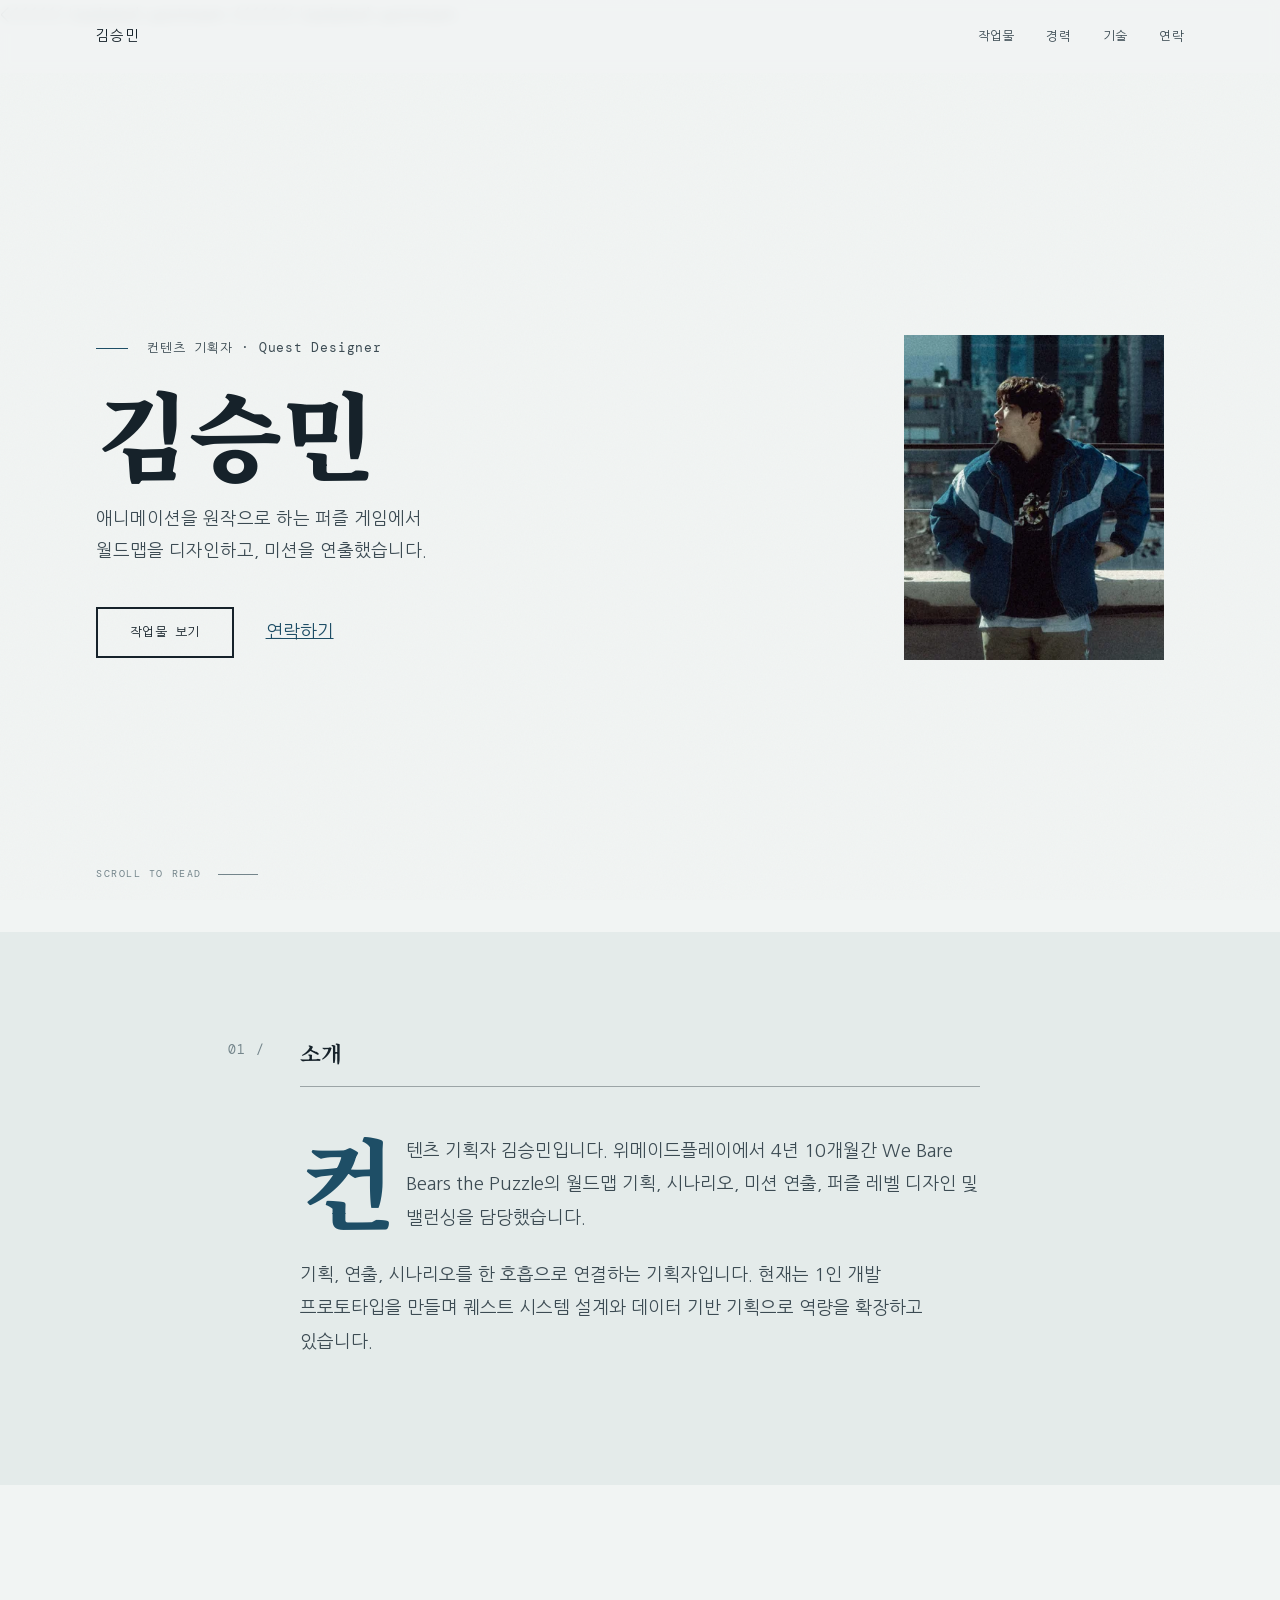
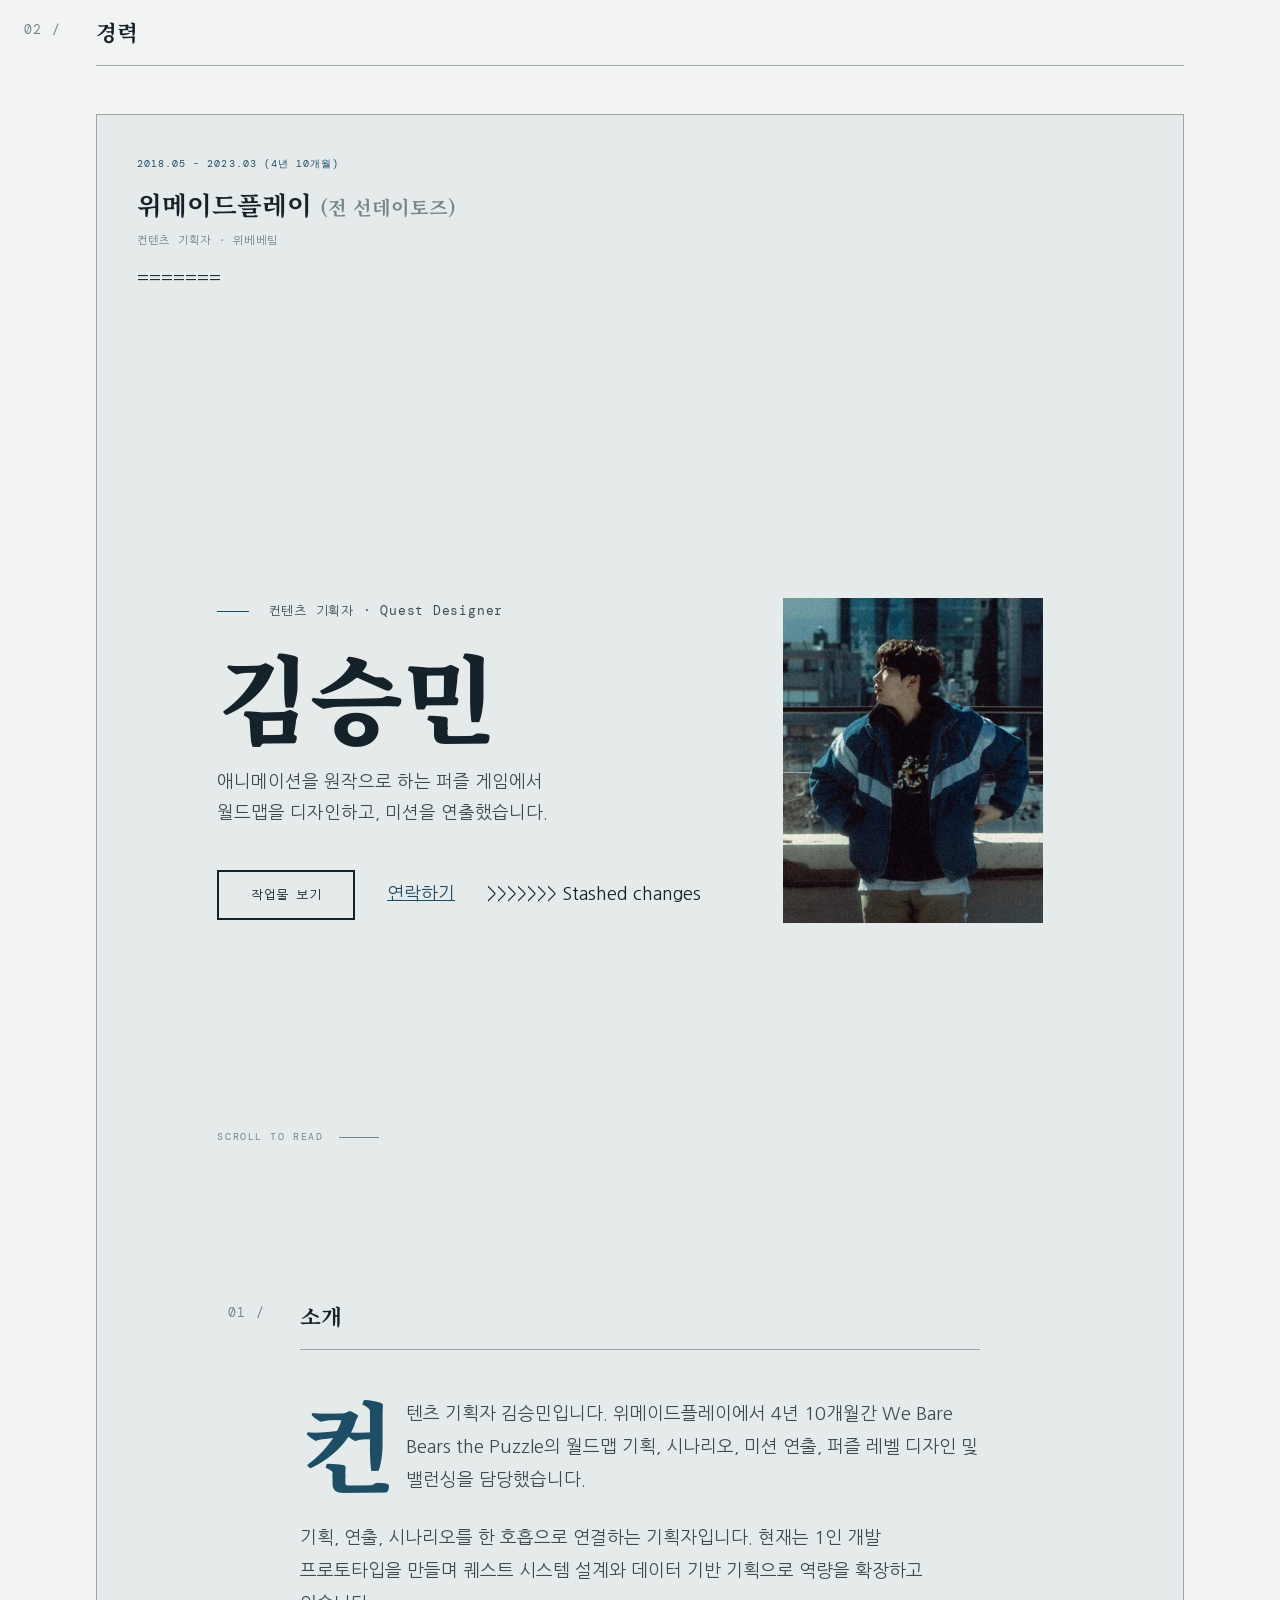
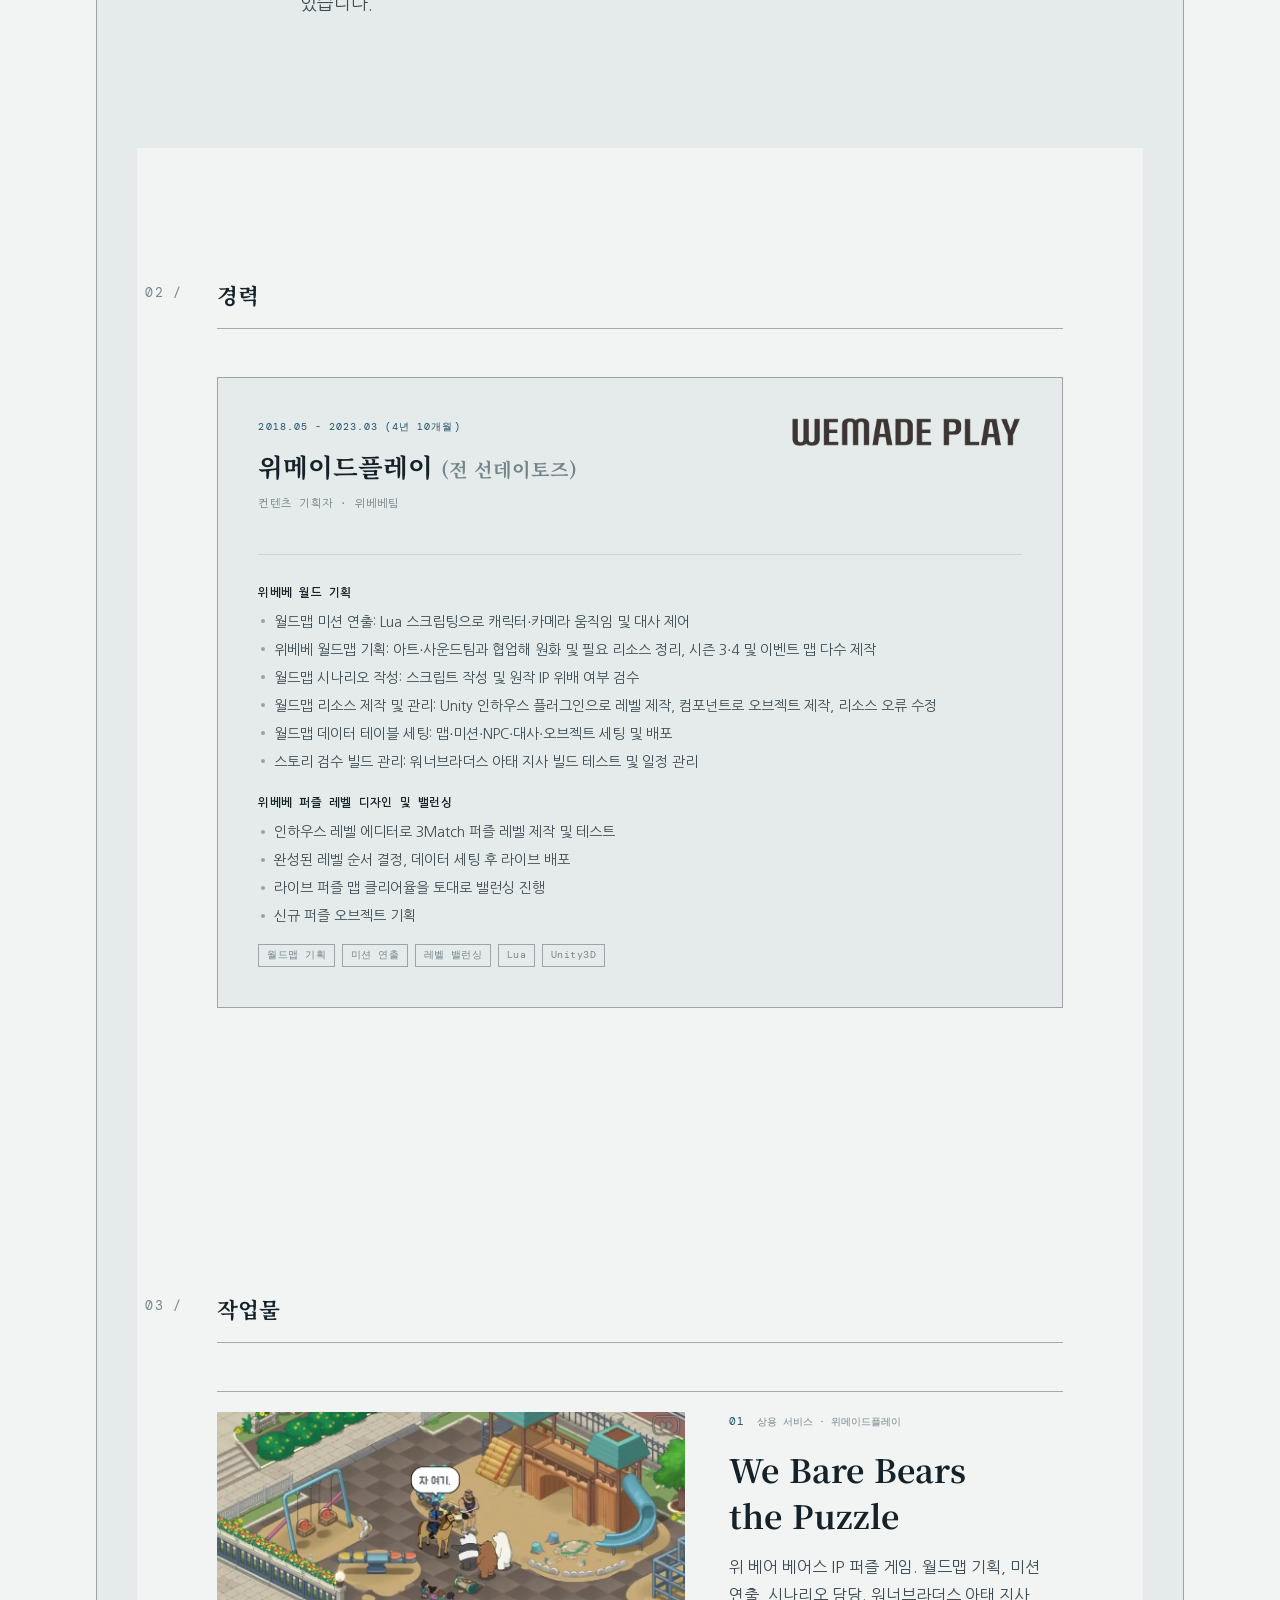
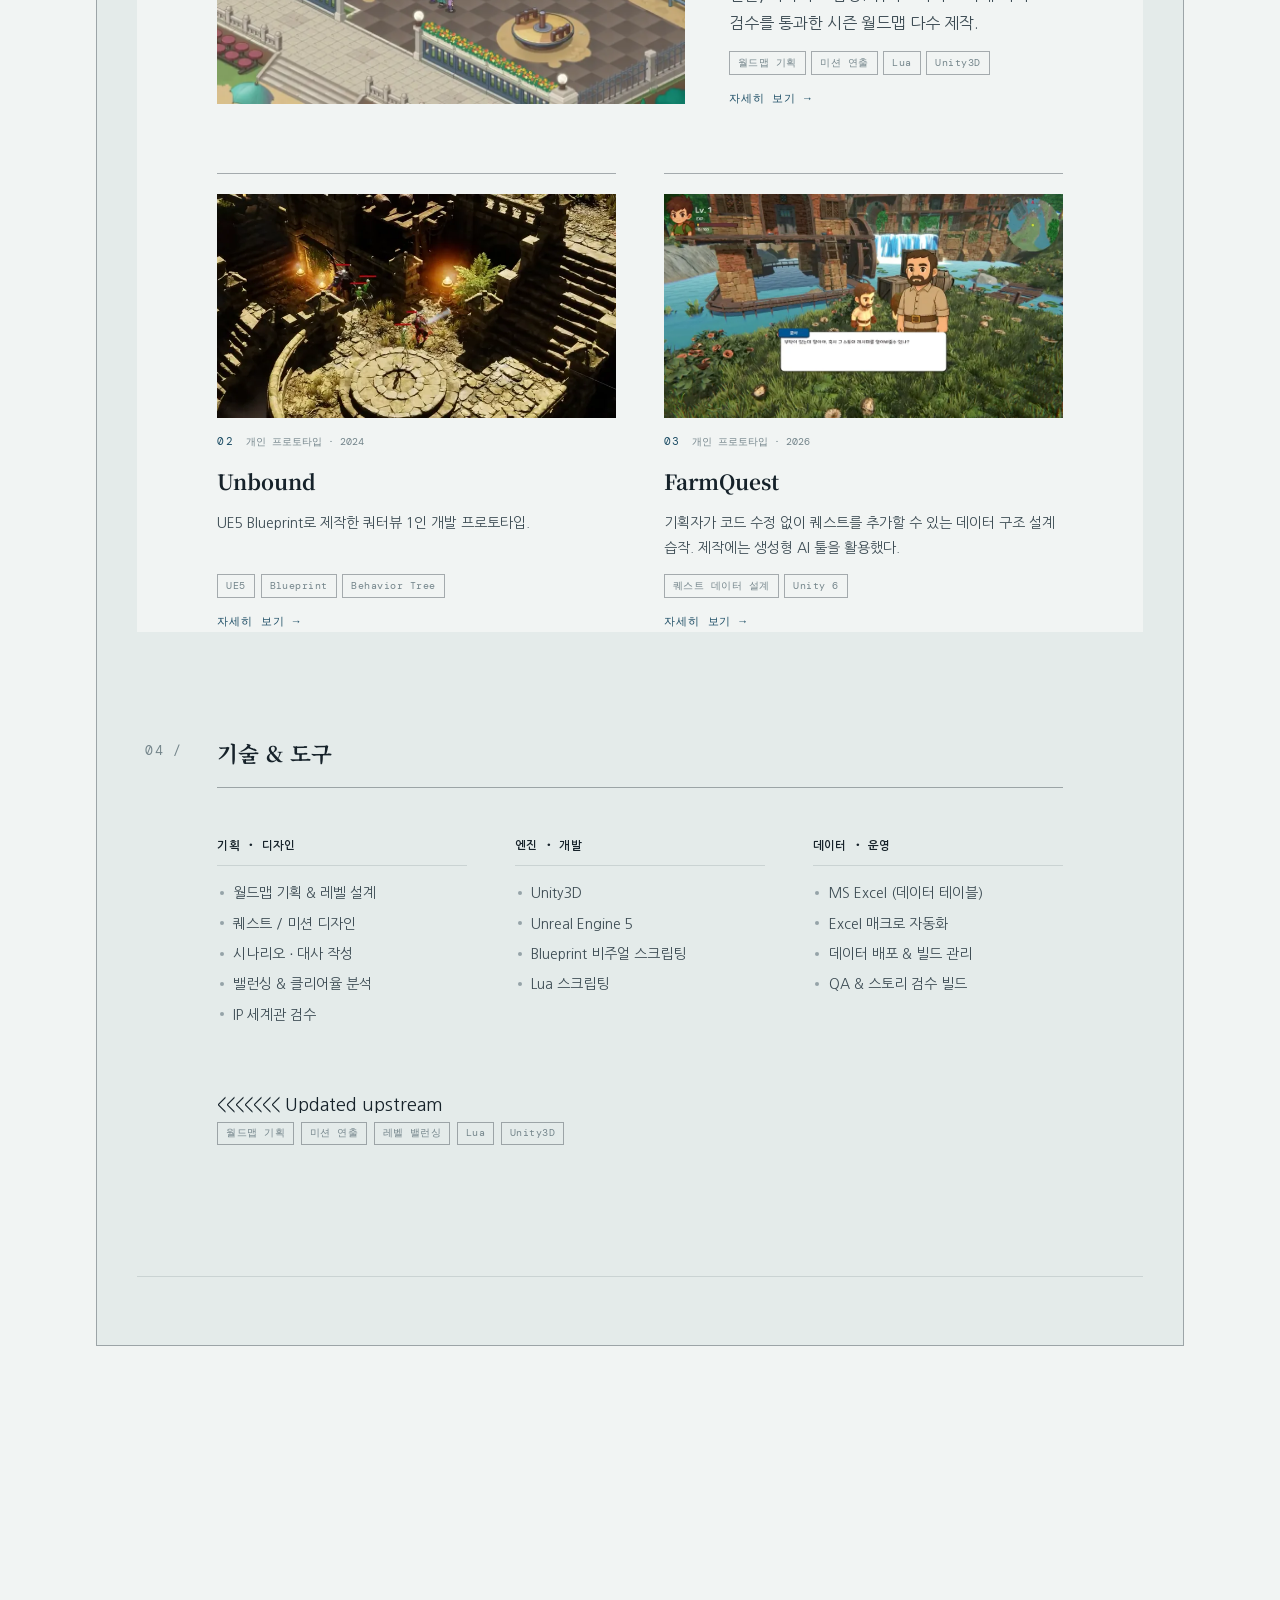
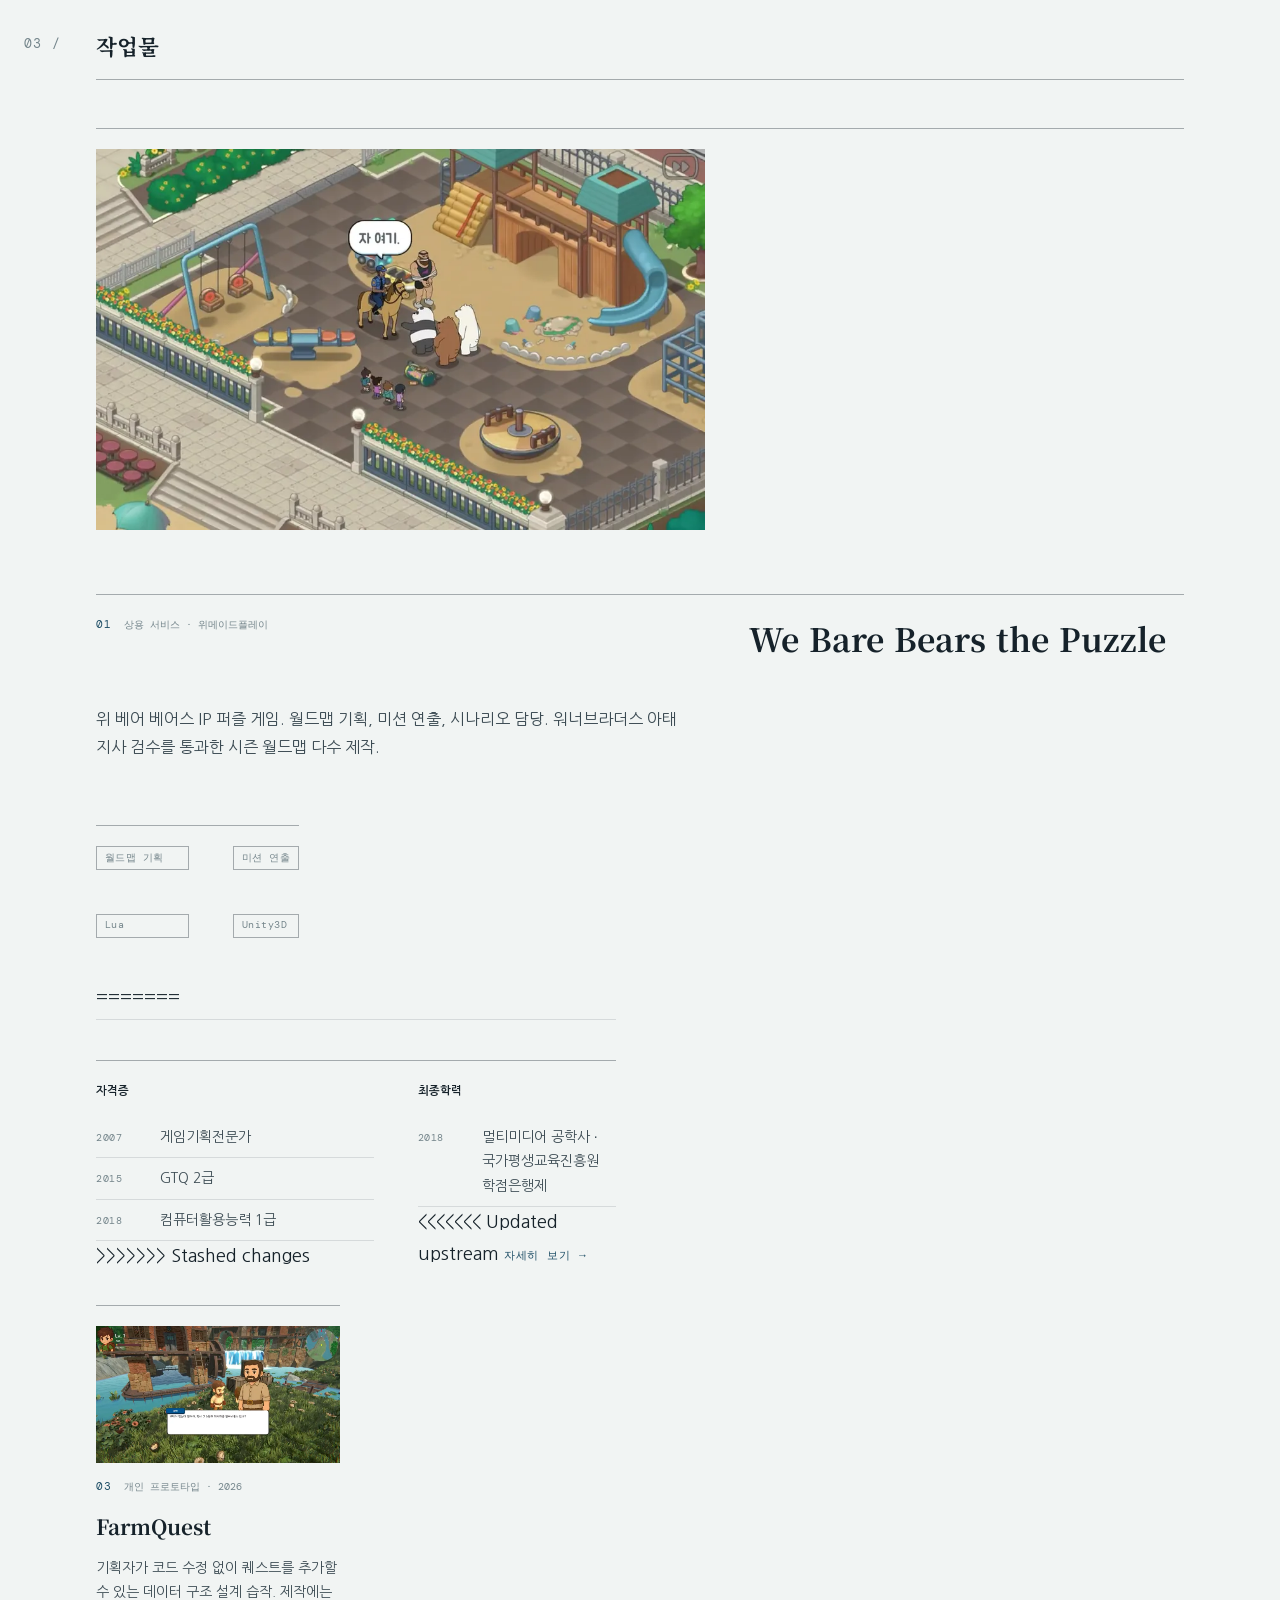
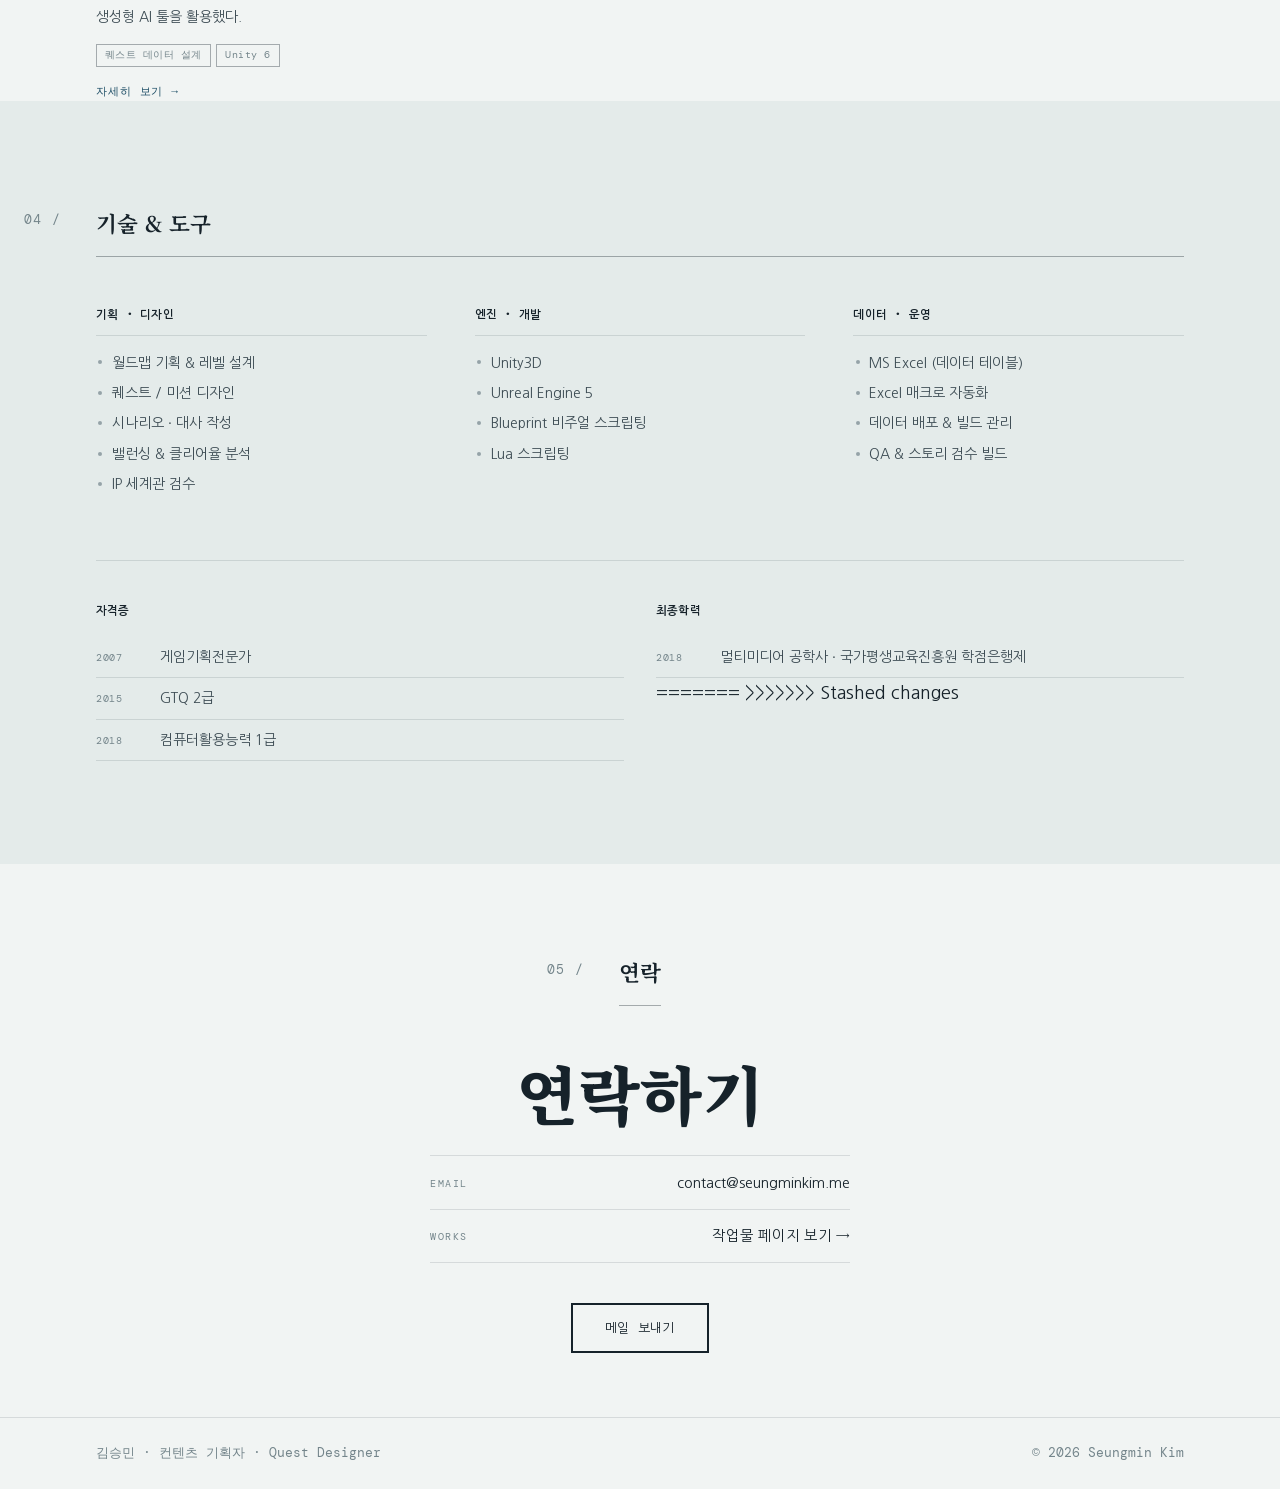
<file: index.html>
<!doctype html>
<html lang="ko">

<head>
  <meta charset="UTF-8">
  <meta name="viewport" content="width=device-width, initial-scale=1.0">
  <title>김승민 · 컨텐츠 기획자 · Quest Designer</title>
  <meta name="description" content="위메이드플레이 4년 10개월, 퍼즐 게임 월드맵 기획 및 미션 연출 담당.">
  <meta name="robots" content="index, follow, max-image-preview:large, max-snippet:-1">
  <link rel="canonical" href="https://seungminkim.me/">
  <meta property="og:title" content="김승민 컨텐츠 기획자">
  <meta property="og:description" content="위메이드플레이 4년 10개월, 퍼즐 게임 월드맵 기획 및 미션 연출 담당.">
  <meta property="og:type" content="website">
<<<<<<< Updated upstream
  <meta property="og:url" content="https://seungminkim.me/">
  <meta property="og:site_name" content="김승민 포트폴리오">
  <meta property="og:locale" content="ko_KR">
  <meta property="og:image" content="https://seungminkim.me/image/profile.webp">
  <meta property="og:image:type" content="image/webp">
  <meta property="og:image:width" content="1200">
  <meta property="og:image:height" content="800">
  <meta property="og:image:alt" content="김승민">
  <meta name="twitter:card" content="summary_large_image">
  <meta name="twitter:title" content="김승민 컨텐츠 기획자">
  <meta name="twitter:description" content="위메이드플레이 4년 10개월, 퍼즐 게임 월드맵 기획 및 미션 연출 담당.">
  <meta name="twitter:image" content="https://seungminkim.me/image/profile.webp">
  <link href="https://fonts.googleapis.com/css2?family=DM+Mono:wght@400;500&family=Noto+Serif+KR:wght@600;700;900&display=swap" rel="stylesheet">
  <link rel="stylesheet" href="styles.css">
  <noscript><style>.reveal{opacity:1;transform:none}.hero-anim{opacity:1;transform:none;animation:none}</style></noscript>
  <script type="application/ld+json">
  {
    "@context": "https://schema.org",
    "@type": "ProfilePage",
    "url": "https://seungminkim.me/",
    "inLanguage": "ko",
    "mainEntity": {
      "@type": "Person",
      "name": "김승민",
      "alternateName": "Seungmin Kim",
      "jobTitle": "컨텐츠 기획자 / Quest Designer",
      "email": "mailto:contact@seungminkim.me",
      "url": "https://seungminkim.me/",
      "image": "https://seungminkim.me/image/profile.webp",
      "description": "위메이드플레이에서 4년 10개월간 We Bare Bears the Puzzle의 월드맵 기획, 시나리오, 미션 연출, 퍼즐 레벨 디자인 및 밸런싱을 담당했습니다.",
      "knowsAbout": ["월드맵 기획", "퀘스트 디자인", "레벨 디자인", "시나리오 작성", "Unity3D", "Unreal Engine 5", "Lua"],
      "alumniOf": {
        "@type": "EducationalOrganization",
        "name": "국가평생교육진흥원 학점은행제"
      }
=======
  <link
    href="https://fonts.googleapis.com/css2?family=DM+Mono:wght@400;500&family=Noto+Serif+KR:wght@600;700;900&display=swap"
    rel="stylesheet">
  <link rel="stylesheet" href="styles.css">
  <!-- Schema.org JSON-LD (LLM & Search Engine Structured Data) -->
  <script type="application/ld+json">
  {
    "@context": "https://schema.org",
    "@type": "Person",
    "name": "김승민",
    "alternateName": "Seungmin Kim",
    "jobTitle": "게임 컨텐츠 기획자",
    "description": "위메이드플레이 4년 10개월 경력의 게임 컨텐츠 기획자이자 퀘스트 디자이너. 월드맵 기획, 미션 연출(Lua), 3Match 퍼즐 레벨 밸런싱, 데이터 주도형 퀘스트 시스템 설계를 전문으로 합니다.",
    "url": "https://seungminkim.me",
    "email": "contact@seungminkim.me",
    "sameAs": [
      "https://youtu.be/gOQyfDVSrdE",
      "https://youtu.be/B0Qq2cvjaoQ"
    ],
    "hasOccupation": {
      "@type": "Occupation",
      "name": "Game Content Designer / Quest Designer",
      "skills": [
        "퀘스트 시스템 설계 (Quest System Architecture)",
        "월드맵 기획 및 레벨 설계 (World Map Design)",
        "미션 연출 및 컷씬 스크립팅 (Lua Scripting)",
        "3Match 퍼즐 레벨 디자인 및 라이브 밸런싱",
        "비헤이비어 트리 기반 AI 패턴 설계 (UE5 Behavior Tree & Blackboard)",
        "데이터 주도형 아키텍처 (JSON / Excel 매크로 자동화)",
        "워너브라더스(WB) 글로벌 IP 세계관 검수 및 마일스톤 관리",
        "생성형 AI 프로토타이핑 파이프라인 (Cursor, Meshy, ElevenLabs)"
      ]
    },
    "worksFor": [
      {
        "@type": "EmployeeRole",
        "roleName": "컨텐츠 기획자 · 위베베팀",
        "startDate": "2018-05",
        "endDate": "2023-03",
        "employer": {
          "@type": "Organization",
          "name": "위메이드플레이 (전 선데이토즈)"
        }
      }
    ],
    "hasCredential": [
      {
        "@type": "EducationalOccupationalCredential",
        "name": "게임기획전문가",
        "dateCreated": "2007"
      },
      {
        "@type": "EducationalOccupationalCredential",
        "name": "컴퓨터활용능력 1급",
        "dateCreated": "2018"
      },
      {
        "@type": "EducationalOccupationalCredential",
        "name": "GTQ 2급",
        "dateCreated": "2015"
      }
    ],
    "alumniOf": {
      "@type": "EducationalOrganization",
      "name": "국가평생교육진흥원 학점은행제",
      "credential": "멀티미디어 공학사"
>>>>>>> Stashed changes
    }
  }
  </script>
</head>

<body>

  <!-- Top nav -->
  <header id="nav">
    <span class="nav-name">김승민</span>
    <ul class="nav-links">
      <li><a href="#projects">작업물</a></li>
      <li><a href="#experience">경력</a></li>
      <li><a href="#skills">기술</a></li>
      <li><a href="#contact">연락</a></li>
    </ul>
  </header>

<<<<<<< Updated upstream
<!-- HERO -->
<section id="hero">
  <div class="hero-inner">
    <div class="hero-text">
      <div class="hero-eyebrow hero-anim" style="--delay:0.3s">
        <span class="eyebrow-line" aria-hidden="true"></span>
        <span class="eyebrow-text">컨텐츠 기획자 · Quest Designer</span>
      </div>
      <h1 class="hero-title hero-anim" style="--delay:0.5s">
        <span class="hero-line1">김승민</span>
      </h1>
      <p class="hero-sub hero-anim" style="--delay:0.8s">
        애니메이션을 원작으로 하는 퍼즐 게임에서<br>
        월드맵을 디자인하고, 미션을 연출했습니다.
      </p>
      <div class="hero-cta hero-anim" style="--delay:1s">
        <a href="#projects" class="btn-primary">작업물 보기</a>
        <a href="#contact" class="btn-text">연락하기</a>
      </div>
    </div>
    <div class="hero-photo-wrap hero-anim" style="--delay:0.4s">
      <img src="image/profile.webp" alt="김승민" class="hero-photo" width="1200" height="800" fetchpriority="high">
    </div>
  </div>
  <div class="scroll-hint hero-anim" style="--delay:1.4s" aria-hidden="true">
    <span class="scroll-text">scroll to read</span>
    <span class="scroll-line"></span>
  </div>
</section>

<!-- CHAPTER 01: PHILOSOPHY -->
<section id="story">
  <div class="section-inner narrow">
    <div class="chapter-header">
      <span class="chapter-num">01 /</span>
      <h2 class="chapter-label">소개</h2>
    </div>
    <div class="story-body">
      <p class="dropcap reveal">컨텐츠 기획자 김승민입니다. 위메이드플레이에서 4년 10개월간 We Bare Bears the Puzzle의 월드맵 기획, 시나리오, 미션 연출, 퍼즐 레벨 디자인 및 밸런싱을 담당했습니다.</p>
      <p class="reveal">기획, 연출, 시나리오를 한 호흡으로 연결하는 기획자입니다. 현재는 1인 개발 프로토타입을 만들며 퀘스트 시스템 설계와 데이터 기반 기획으로 역량을 확장하고 있습니다.</p>
    </div>
  </div>
</section>

<!-- CHAPTER 02: EXPERIENCE -->
<section id="experience">
  <div class="section-inner wide">
    <div class="chapter-header">
      <span class="chapter-num">02 /</span>
      <h2 class="chapter-label">경력</h2>
    </div>
    <div class="role-card reveal">
      <div class="role-card-head">
        <div>
          <div class="tl-period">2018.05 - 2023.03 (4년 10개월)</div>
          <h3 class="tl-company">위메이드플레이 <small>(전 선데이토즈)</small></h3>
          <div class="tl-role">컨텐츠 기획자 · 위베베팀</div>
=======
  <!-- HERO -->
  <section id="hero">
    <div class="hero-inner">
      <div class="hero-text">
        <div class="hero-eyebrow hero-anim" style="--delay:0.3s">
          <span class="eyebrow-line" aria-hidden="true"></span>
          <span class="eyebrow-text">컨텐츠 기획자 · Quest Designer</span>
        </div>
        <h1 class="hero-title hero-anim" style="--delay:0.5s">
          <span class="hero-line1">김승민</span>
        </h1>
        <p class="hero-sub hero-anim" style="--delay:0.8s">
          애니메이션을 원작으로 하는 퍼즐 게임에서<br>
          월드맵을 디자인하고, 미션을 연출했습니다.
        </p>
        <div class="hero-cta hero-anim" style="--delay:1s">
          <a href="#projects" class="btn-primary">작업물 보기</a>
          <a href="#contact" class="btn-text">연락하기</a>
>>>>>>> Stashed changes
        </div>
      </div>
      <div class="hero-photo-wrap hero-anim" style="--delay:0.4s">
        <img src="image/profile.webp" alt="김승민" class="hero-photo" width="1200" height="800" fetchpriority="high">
      </div>
    </div>
    <div class="scroll-hint hero-anim" style="--delay:1.4s" aria-hidden="true">
      <span class="scroll-text">scroll to read</span>
      <span class="scroll-line"></span>
    </div>
  </section>

  <!-- CHAPTER 01: PHILOSOPHY -->
  <section id="story">
    <div class="section-inner narrow">
      <div class="chapter-header">
        <span class="chapter-num">01 /</span>
        <span class="chapter-label">소개</span>
      </div>
      <div class="story-body">
        <p class="dropcap reveal">컨텐츠 기획자 김승민입니다. 위메이드플레이에서 4년 10개월간 We Bare Bears the Puzzle의 월드맵 기획, 시나리오, 미션 연출, 퍼즐
          레벨 디자인 및 밸런싱을 담당했습니다.</p>
        <p class="reveal">기획, 연출, 시나리오를 한 호흡으로 연결하는 기획자입니다. 현재는 1인 개발 프로토타입을 만들며 퀘스트 시스템 설계와 데이터 기반 기획으로 역량을 확장하고 있습니다.
        </p>
      </div>
    </div>
  </section>

  <!-- CHAPTER 02: EXPERIENCE -->
  <section id="experience">
    <div class="section-inner wide">
      <div class="chapter-header">
        <span class="chapter-num">02 /</span>
        <span class="chapter-label">경력</span>
      </div>
      <div class="role-card reveal">
        <div class="role-card-head">
          <div>
            <div class="tl-period">2018.05 - 2023.03 (4년 10개월)</div>
            <h3 class="tl-company">위메이드플레이 <small>(전 선데이토즈)</small></h3>
            <div class="tl-role">컨텐츠 기획자 · 위베베팀</div>
          </div>
          <img src="image/WEMADEPLAY_CI.png" alt="위메이드플레이" class="role-logo" loading="lazy">
        </div>
        <div class="tl-duties">
          <div class="tl-duty-group">
            <div class="tl-duty-title">위베베 월드 기획</div>
            <ul class="tl-duty-list">
              <li>월드맵 미션 연출: Lua 스크립팅으로 캐릭터·카메라 움직임 및 대사 제어</li>
              <li>위베베 월드맵 기획: 아트·사운드팀과 협업해 원화 및 필요 리소스 정리, 시즌 3·4 및 이벤트 맵 다수 제작</li>
              <li>월드맵 시나리오 작성: 스크립트 작성 및 원작 IP 위배 여부 검수</li>
              <li>월드맵 리소스 제작 및 관리: Unity 인하우스 플러그인으로 레벨 제작, 컴포넌트로 오브젝트 제작, 리소스 오류 수정</li>
              <li>월드맵 데이터 테이블 세팅: 맵·미션·NPC·대사·오브젝트 세팅 및 배포</li>
              <li>스토리 검수 빌드 관리: 워너브라더스 아태 지사 빌드 테스트 및 일정 관리</li>
            </ul>
          </div>
          <div class="tl-duty-group">
            <div class="tl-duty-title">위베베 퍼즐 레벨 디자인 및 밸런싱</div>
            <ul class="tl-duty-list">
              <li>인하우스 레벨 에디터로 3Match 퍼즐 레벨 제작 및 테스트</li>
              <li>완성된 레벨 순서 결정, 데이터 세팅 후 라이브 배포</li>
              <li>라이브 퍼즐 맵 클리어율을 토대로 밸런싱 진행</li>
              <li>신규 퍼즐 오브젝트 기획</li>
            </ul>
          </div>
        </div>
        <div class="tl-tags">
          <span class="tl-tag">월드맵 기획</span>
          <span class="tl-tag">미션 연출</span>
          <span class="tl-tag">레벨 밸런싱</span>
          <span class="tl-tag">Lua</span>
          <span class="tl-tag">Unity3D</span>
        </div>
      </div>
    </div>
  </section>

  <!-- CHAPTER 03: PROJECTS -->
  <section id="projects">
    <div class="section-inner wide">
      <div class="chapter-header">
        <span class="chapter-num">03 /</span>
        <span class="chapter-label">작업물</span>
      </div>

      <div class="project-cards reveal">
        <a href="works.html#wbb" class="project-card project-card--feature">
          <div class="card-thumb"><img src="image/wbbthumbnail.webp" alt="We Bare Bears the Puzzle thumbnail"
              loading="lazy" width="960" height="601"></div>
          <div class="card-body">
            <div class="card-meta"><span class="card-num">01</span><span class="card-kind">상용 서비스 · 위메이드플레이</span></div>
            <h3 class="card-title">We Bare Bears the Puzzle</h3>
            <p class="card-desc">위 베어 베어스 IP 퍼즐 게임. 월드맵 기획, 미션 연출, 시나리오 담당. 워너브라더스 아태 지사 검수를 통과한 시즌 월드맵 다수 제작.</p>
            <div class="card-tags">
              <span class="card-tag">월드맵 기획</span>
              <span class="card-tag">미션 연출</span>
              <span class="card-tag">Lua</span>
              <span class="card-tag">Unity3D</span>
            </div>
            <span class="card-link">자세히 보기 &#8594;</span>
          </div>
        </a>

        <a href="works.html#unreal" class="project-card">
          <div class="card-thumb"><img src="image/unboundthumbnail.webp" alt="Unbound thumbnail" loading="lazy"
              width="960" height="402"></div>
          <div class="card-body">
            <div class="card-meta"><span class="card-num">02</span><span class="card-kind">개인 프로토타입 · 2024</span></div>
            <h3 class="card-title">Unbound</h3>
            <p class="card-desc">UE5 Blueprint로 제작한 쿼터뷰 1인 개발 프로토타입.</p>
            <div class="card-tags">
              <span class="card-tag">UE5</span>
              <span class="card-tag">Blueprint</span>
              <span class="card-tag">Behavior Tree</span>
            </div>
            <span class="card-link">자세히 보기 &#8594;</span>
          </div>
        </a>

        <a href="works.html#farmquest" class="project-card">
          <div class="card-thumb"><img src="image/farmquestthumbnail.webp" alt="FarmQuest thumbnail" loading="lazy"
              width="960" height="540"></div>
          <div class="card-body">
            <div class="card-meta"><span class="card-num">03</span><span class="card-kind">개인 프로토타입 · 2026</span></div>
            <h3 class="card-title">FarmQuest</h3>
            <p class="card-desc">기획자가 코드 수정 없이 퀘스트를 추가할 수 있는 데이터 구조 설계 습작. 제작에는 생성형 AI 툴을 활용했다.</p>
            <div class="card-tags">
              <span class="card-tag">퀘스트 데이터 설계</span>
              <span class="card-tag">Unity 6</span>
            </div>
            <span class="card-link">자세히 보기 &#8594;</span>
          </div>
        </a>
      </div>

    </div>
  </section>

  <!-- CHAPTER 04: SKILLS -->
  <section id="skills">
    <div class="section-inner wide">
      <div class="chapter-header">
        <span class="chapter-num">04 /</span>
        <span class="chapter-label">기술 &amp; 도구</span>
      </div>
      <div class="skills-grid">
        <div class="skill-group reveal">
          <div class="skill-group-label">기획 · 디자인</div>
          <ul>
            <li>월드맵 기획 &amp; 레벨 설계</li>
            <li>퀘스트 / 미션 디자인</li>
            <li>시나리오 · 대사 작성</li>
            <li>밸런싱 &amp; 클리어율 분석</li>
            <li>IP 세계관 검수</li>
          </ul>
        </div>
        <div class="skill-group reveal">
          <div class="skill-group-label">엔진 · 개발</div>
          <ul>
            <li>Unity3D</li>
            <li>Unreal Engine 5</li>
            <li>Blueprint 비주얼 스크립팅</li>
            <li>Lua 스크립팅</li>
          </ul>
        </div>
        <div class="skill-group reveal">
          <div class="skill-group-label">데이터 · 운영</div>
          <ul>
            <li>MS Excel (데이터 테이블)</li>
            <li>Excel 매크로 자동화</li>
            <li>데이터 배포 &amp; 빌드 관리</li>
            <li>QA &amp; 스토리 검수 빌드</li>
          </ul>
        </div>
      </div>
<<<<<<< Updated upstream
      <div class="tl-tags">
        <span class="tl-tag">월드맵 기획</span>
        <span class="tl-tag">미션 연출</span>
        <span class="tl-tag">레벨 밸런싱</span>
        <span class="tl-tag">Lua</span>
        <span class="tl-tag">Unity3D</span>
      </div>
    </div>
  </div>
</section>

<!-- CHAPTER 03: PROJECTS -->
<section id="projects">
  <div class="section-inner wide">
    <div class="chapter-header">
      <span class="chapter-num">03 /</span>
      <h2 class="chapter-label">작업물</h2>
    </div>

    <div class="project-cards reveal">
      <a href="works.html#wbb" class="project-card project-card--feature">
        <div class="card-thumb"><img src="image/wbbthumbnail.webp" alt="We Bare Bears the Puzzle thumbnail" loading="lazy" width="960" height="601"></div>
        <div class="card-body">
          <div class="card-meta"><span class="card-num">01</span><span class="card-kind">상용 서비스 · 위메이드플레이</span></div>
          <h3 class="card-title">We Bare Bears the Puzzle</h3>
          <p class="card-desc">위 베어 베어스 IP 퍼즐 게임. 월드맵 기획, 미션 연출, 시나리오 담당. 워너브라더스 아태 지사 검수를 통과한 시즌 월드맵 다수 제작.</p>
          <div class="card-tags">
            <span class="card-tag">월드맵 기획</span>
            <span class="card-tag">미션 연출</span>
            <span class="card-tag">Lua</span>
            <span class="card-tag">Unity3D</span>
=======
      <div class="credentials reveal">
        <div class="cred-group">
          <div class="cred-label">자격증</div>
          <div class="cred-items">
            <div class="cred-item"><span class="cred-year">2007</span><span>게임기획전문가</span></div>
            <div class="cred-item"><span class="cred-year">2015</span><span>GTQ 2급</span></div>
            <div class="cred-item"><span class="cred-year">2018</span><span>컴퓨터활용능력 1급</span></div>
>>>>>>> Stashed changes
          </div>
        </div>
        <div class="cred-group">
          <div class="cred-label">최종학력</div>
          <div class="cred-items">
            <div class="cred-item"><span class="cred-year">2018</span><span>멀티미디어 공학사 · 국가평생교육진흥원 학점은행제</span></div>
          </div>
<<<<<<< Updated upstream
          <span class="card-link">자세히 보기 &#8594;</span>
        </div>
      </a>

      <a href="works.html#farmquest" class="project-card">
        <div class="card-thumb"><img src="image/farmquestthumbnail.webp" alt="FarmQuest thumbnail" loading="lazy" width="960" height="540"></div>
        <div class="card-body">
          <div class="card-meta"><span class="card-num">03</span><span class="card-kind">개인 프로토타입 · 2026</span></div>
          <h3 class="card-title">FarmQuest</h3>
          <p class="card-desc">기획자가 코드 수정 없이 퀘스트를 추가할 수 있는 데이터 구조 설계 습작. 제작에는 생성형 AI 툴을 활용했다.</p>
          <div class="card-tags">
            <span class="card-tag">퀘스트 데이터 설계</span>
            <span class="card-tag">Unity 6</span>
          </div>
          <span class="card-link">자세히 보기 &#8594;</span>
        </div>
      </a>
    </div>

  </div>
</section>

<!-- CHAPTER 04: SKILLS -->
<section id="skills">
  <div class="section-inner wide">
    <div class="chapter-header">
      <span class="chapter-num">04 /</span>
      <h2 class="chapter-label">기술 &amp; 도구</h2>
    </div>
    <div class="skills-grid">
      <div class="skill-group reveal">
        <div class="skill-group-label">기획 · 디자인</div>
        <ul>
          <li>월드맵 기획 &amp; 레벨 설계</li>
          <li>퀘스트 / 미션 디자인</li>
          <li>시나리오 · 대사 작성</li>
          <li>밸런싱 &amp; 클리어율 분석</li>
          <li>IP 세계관 검수</li>
        </ul>
      </div>
      <div class="skill-group reveal">
        <div class="skill-group-label">엔진 · 개발</div>
        <ul>
          <li>Unity3D</li>
          <li>Unreal Engine 5</li>
          <li>Blueprint 비주얼 스크립팅</li>
          <li>Lua 스크립팅</li>
        </ul>
      </div>
      <div class="skill-group reveal">
        <div class="skill-group-label">데이터 · 운영</div>
        <ul>
          <li>MS Excel (데이터 테이블)</li>
          <li>Excel 매크로 자동화</li>
          <li>데이터 배포 &amp; 빌드 관리</li>
          <li>QA &amp; 스토리 검수 빌드</li>
        </ul>
      </div>
    </div>
    <div class="credentials reveal">
      <div class="cred-group">
        <div class="cred-label">자격증</div>
        <div class="cred-items">
          <div class="cred-item"><span class="cred-year">2007</span><span>게임기획전문가</span></div>
          <div class="cred-item"><span class="cred-year">2015</span><span>GTQ 2급</span></div>
          <div class="cred-item"><span class="cred-year">2018</span><span>컴퓨터활용능력 1급</span></div>
        </div>
      </div>
      <div class="cred-group">
        <div class="cred-label">최종학력</div>
        <div class="cred-items">
          <div class="cred-item"><span class="cred-year">2018</span><span>멀티미디어 공학사 · 국가평생교육진흥원 학점은행제</span></div>
=======
>>>>>>> Stashed changes
        </div>
      </div>
    </div>
  </section>

  <!-- CHAPTER 05: CONTACT -->
  <section id="contact">
    <div class="section-inner narrow contact-inner">
      <div class="chapter-header">
        <span class="chapter-num">05 /</span>
        <span class="chapter-label">연락</span>
      </div>
      <h2 class="contact-headline reveal">연락하기</h2>
      <div class="contact-list reveal">
        <div class="contact-item">
          <span class="contact-label">Email</span>
          <a href="mailto:contact@seungminkim.me" class="contact-value">contact@seungminkim.me</a>
        </div>
        <div class="contact-item">
          <span class="contact-label">Works</span>
          <a href="works.html" class="contact-value">작업물 페이지 보기 &#8594;</a>
        </div>
      </div>
      <a href="mailto:contact@seungminkim.me" class="btn-primary reveal">메일 보내기</a>
    </div>
  </section>

  <!-- FOOTER -->
  <footer id="footer">
    <span>김승민 · 컨텐츠 기획자 · Quest Designer</span>
    <span>&#169; 2026 Seungmin Kim</span>
  </footer>

  <script src="script.js"></script>
</body>

</html>
</file>
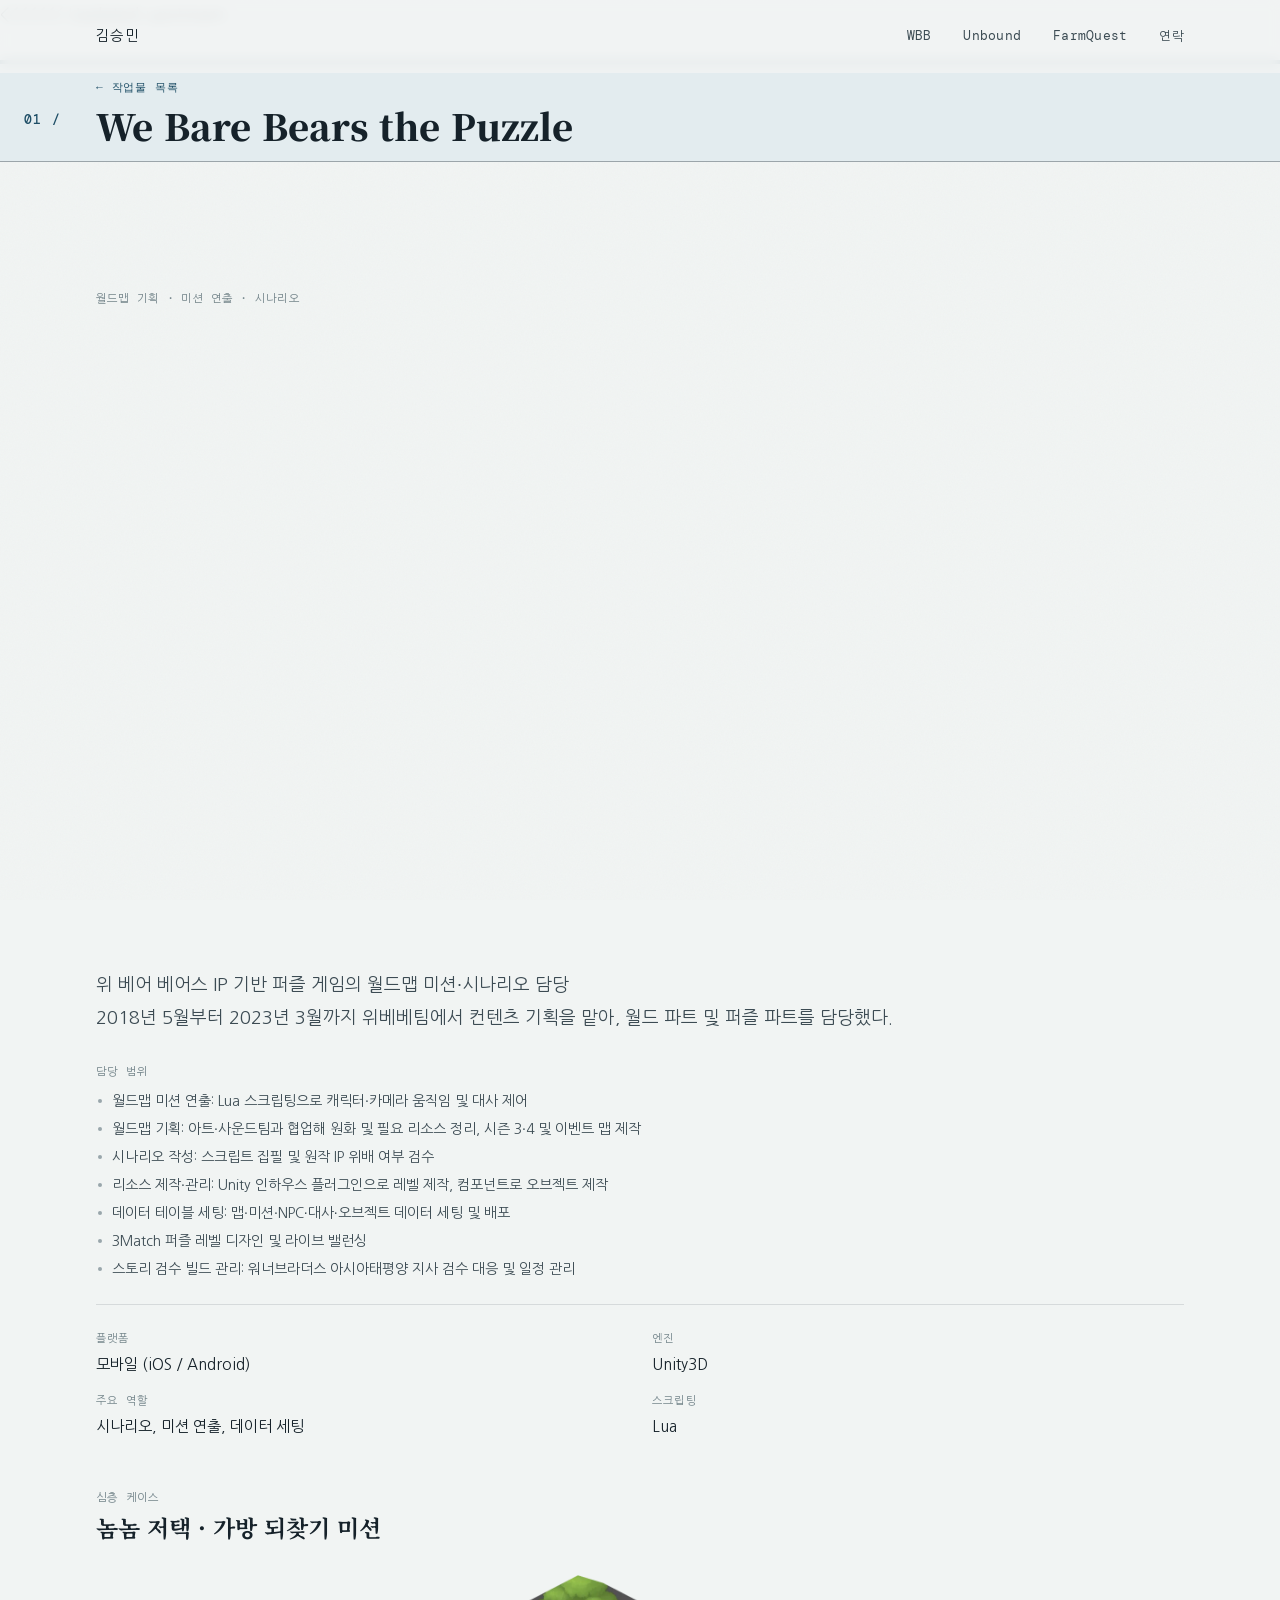
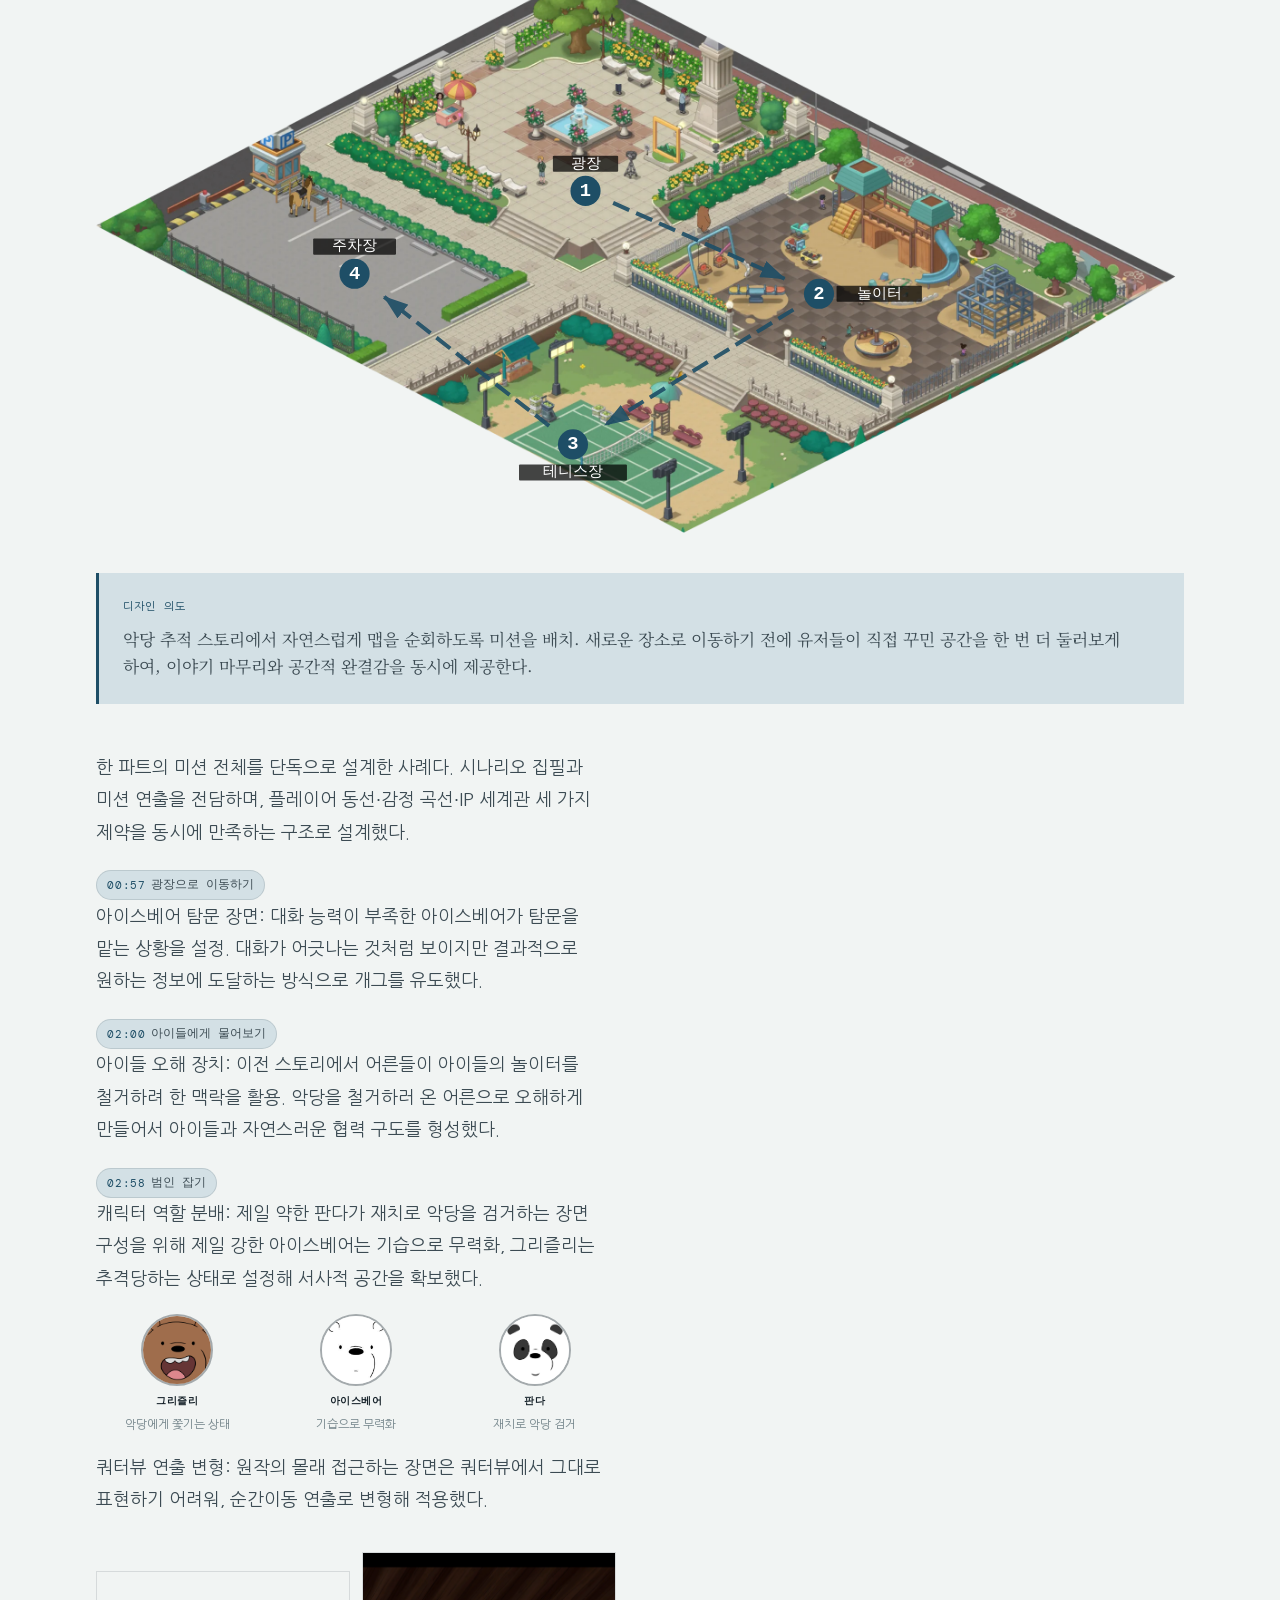
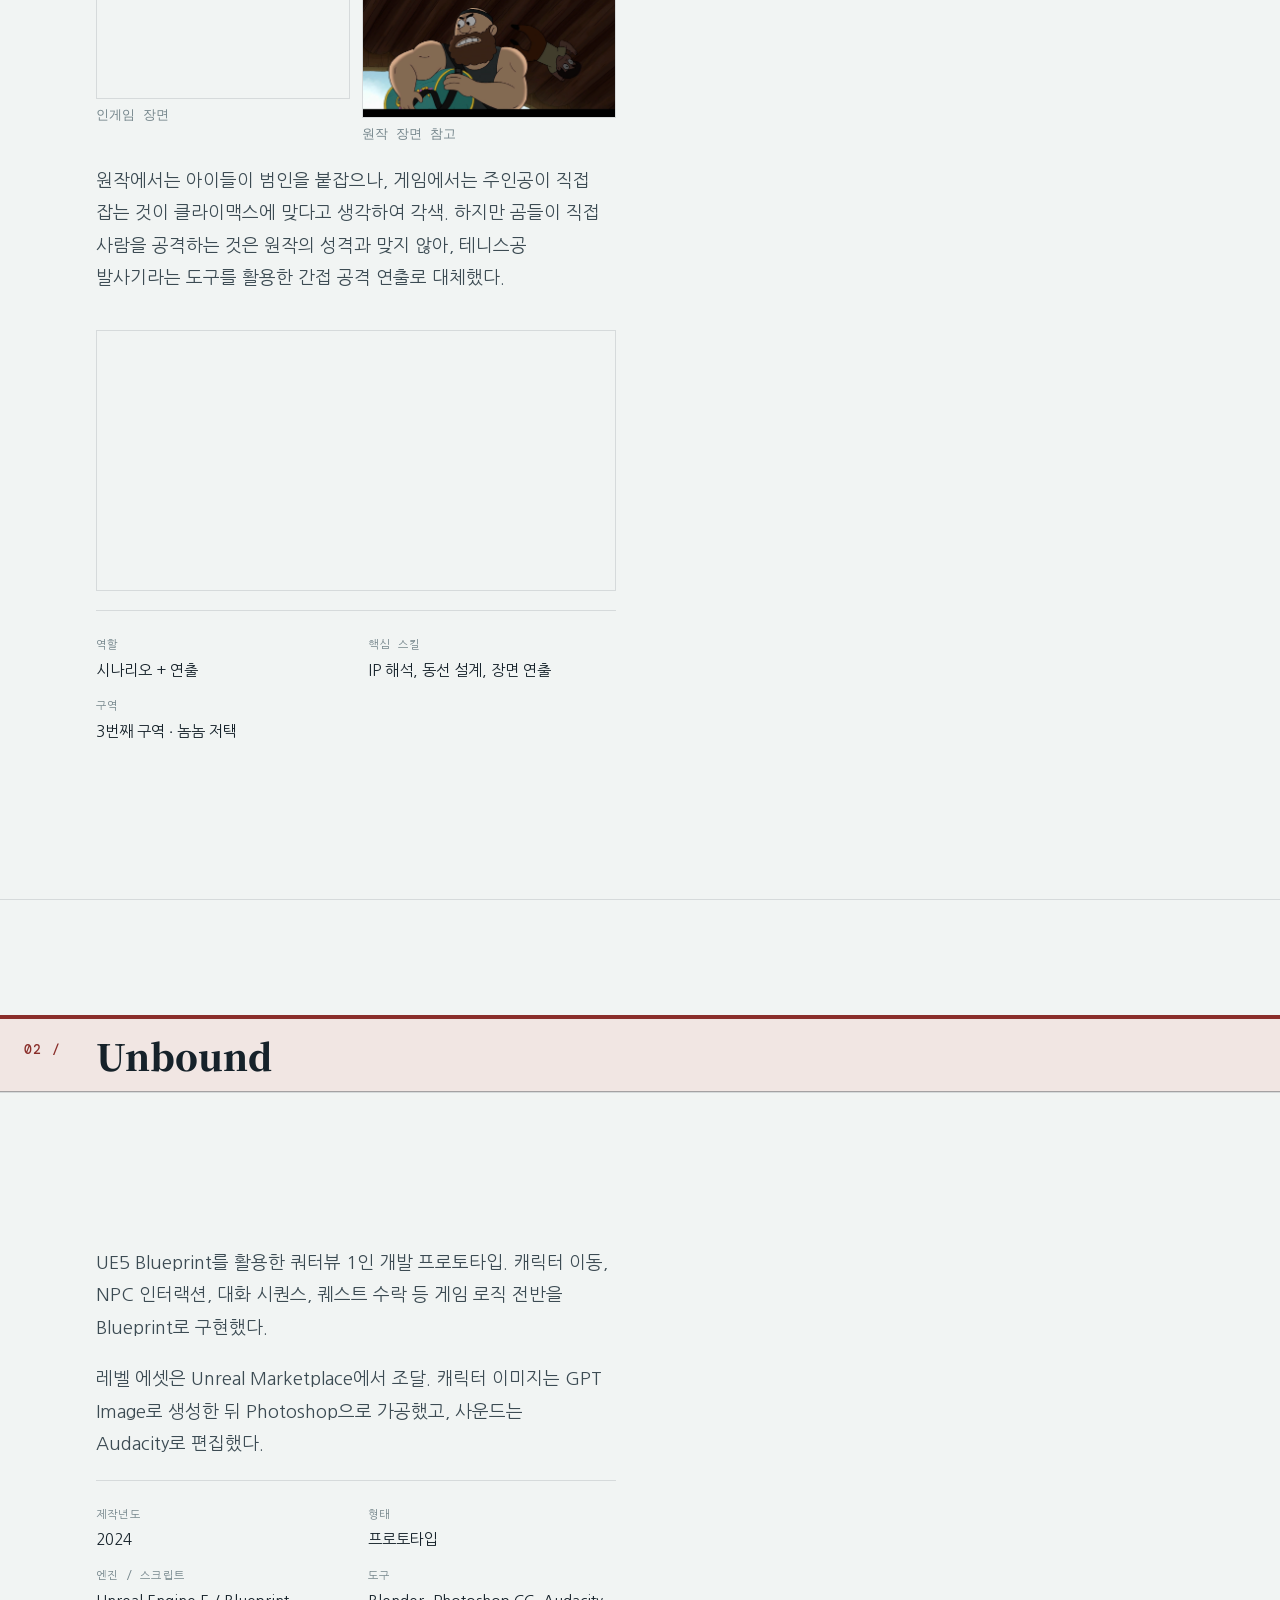
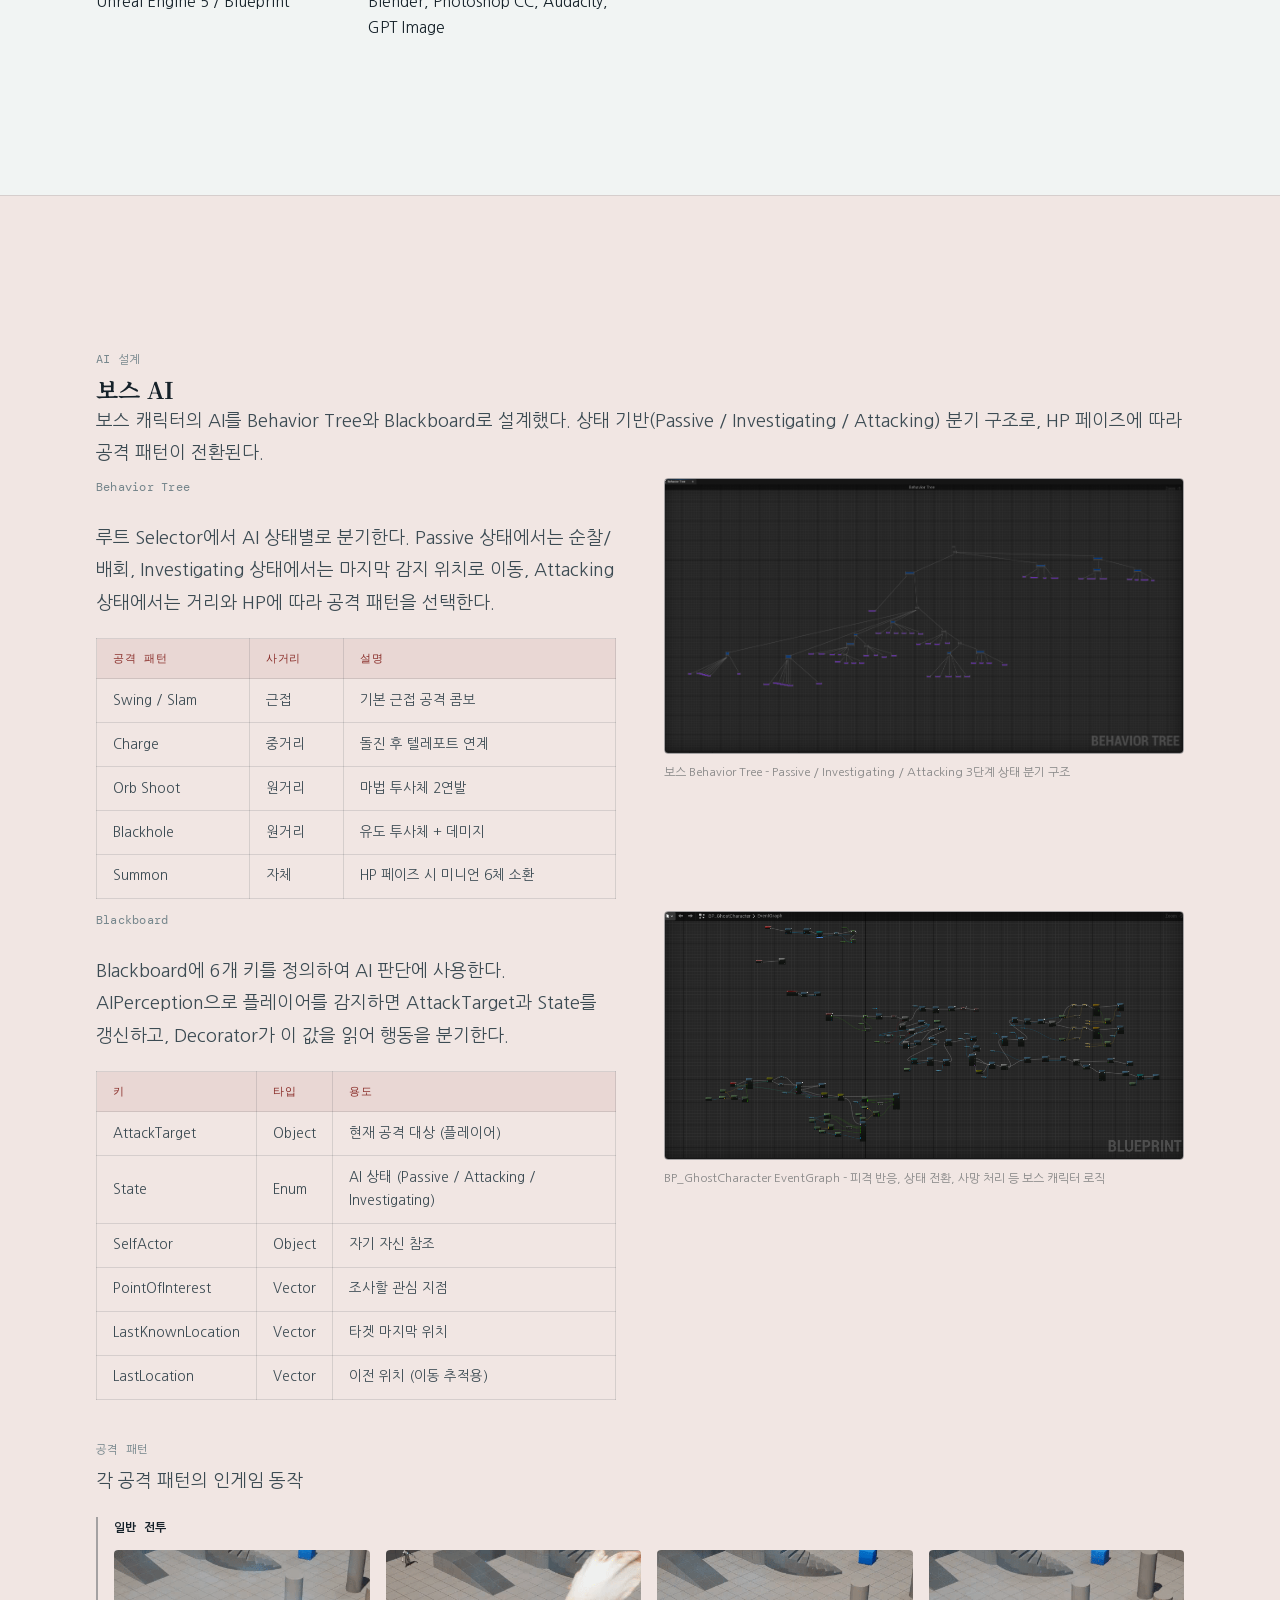
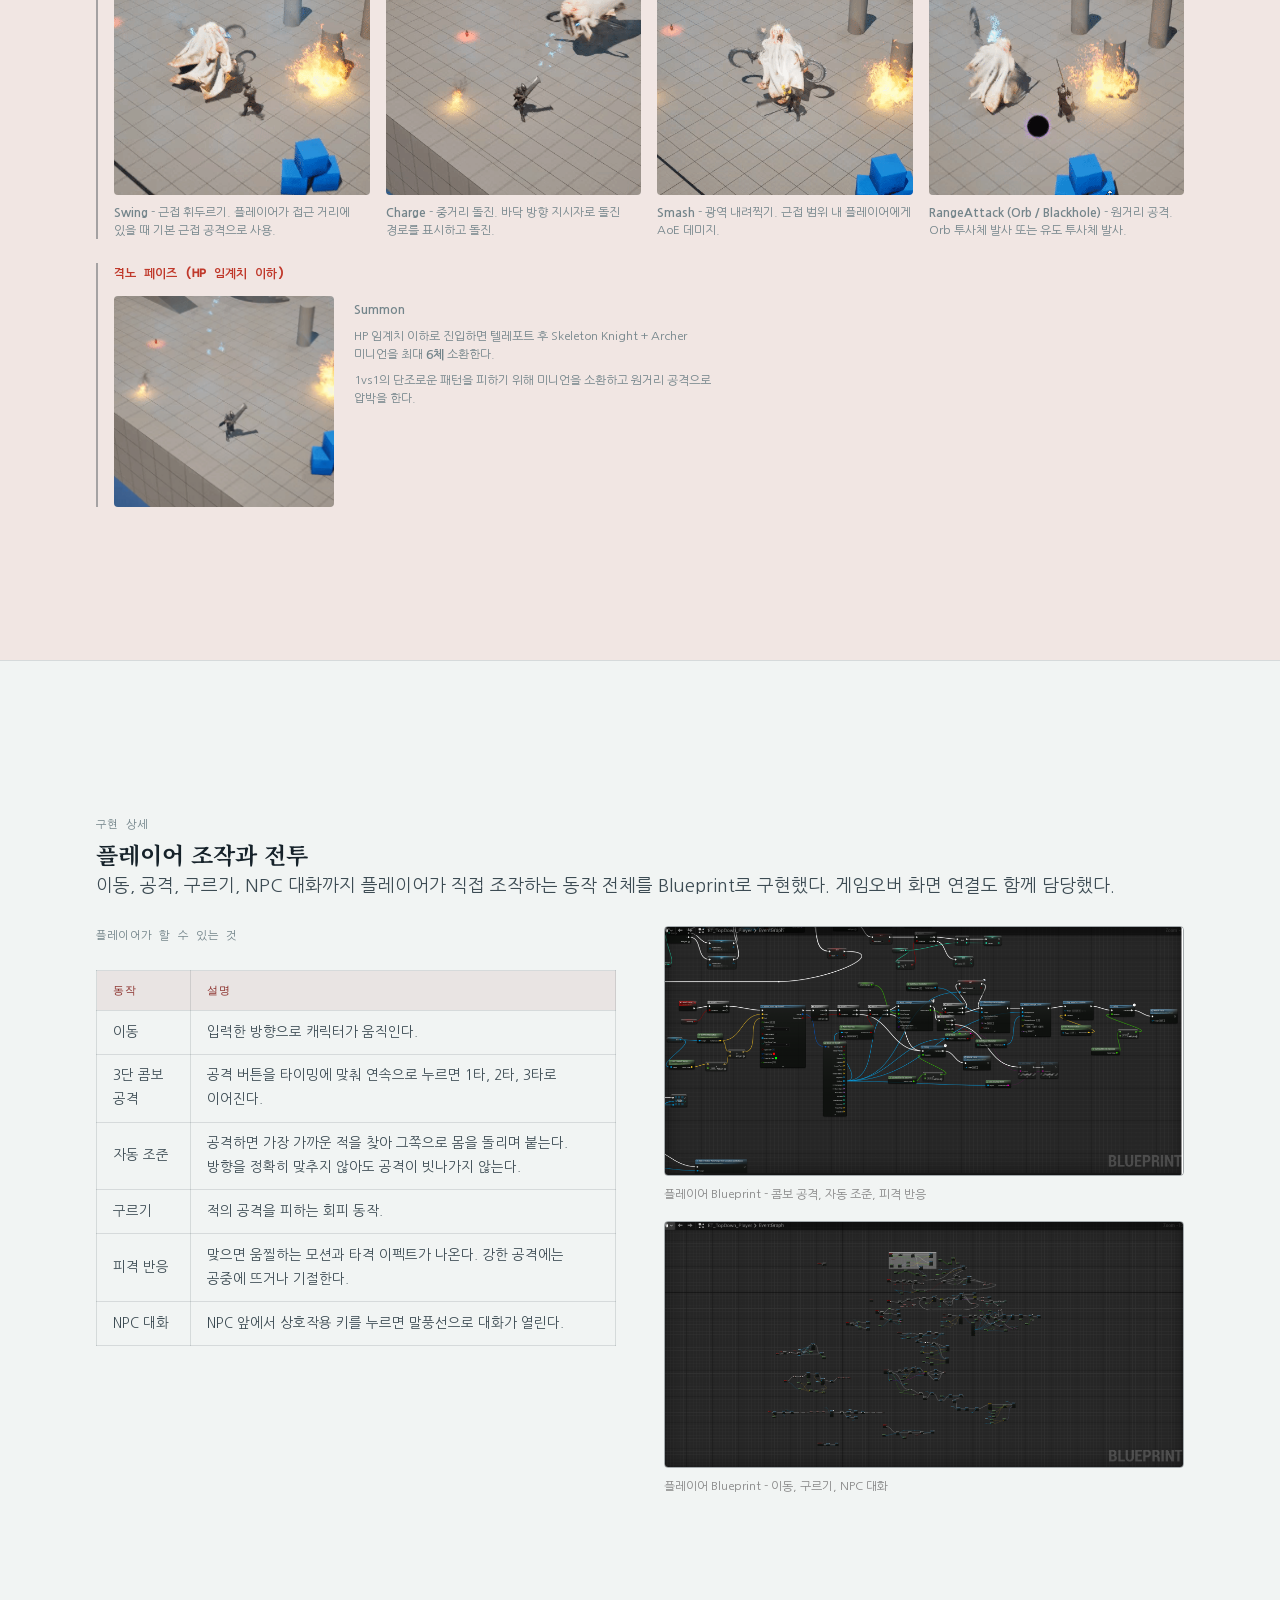
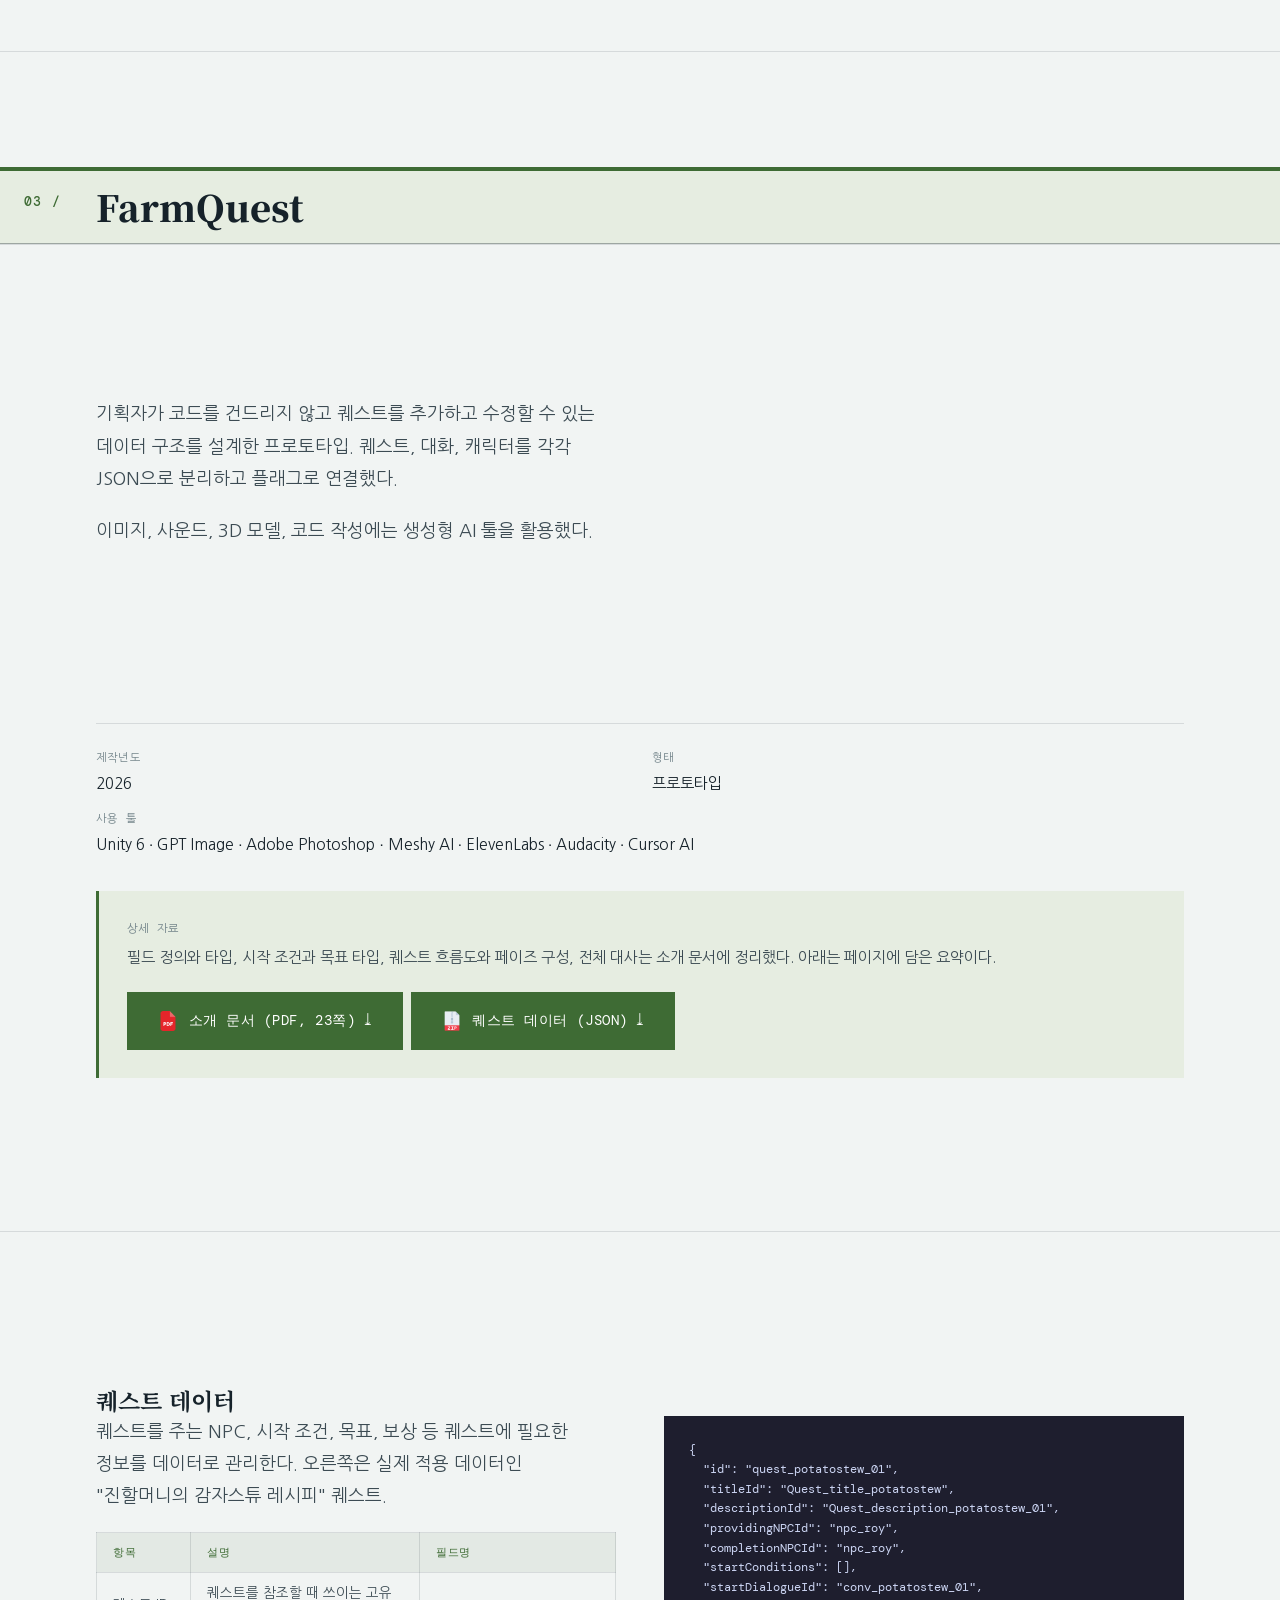
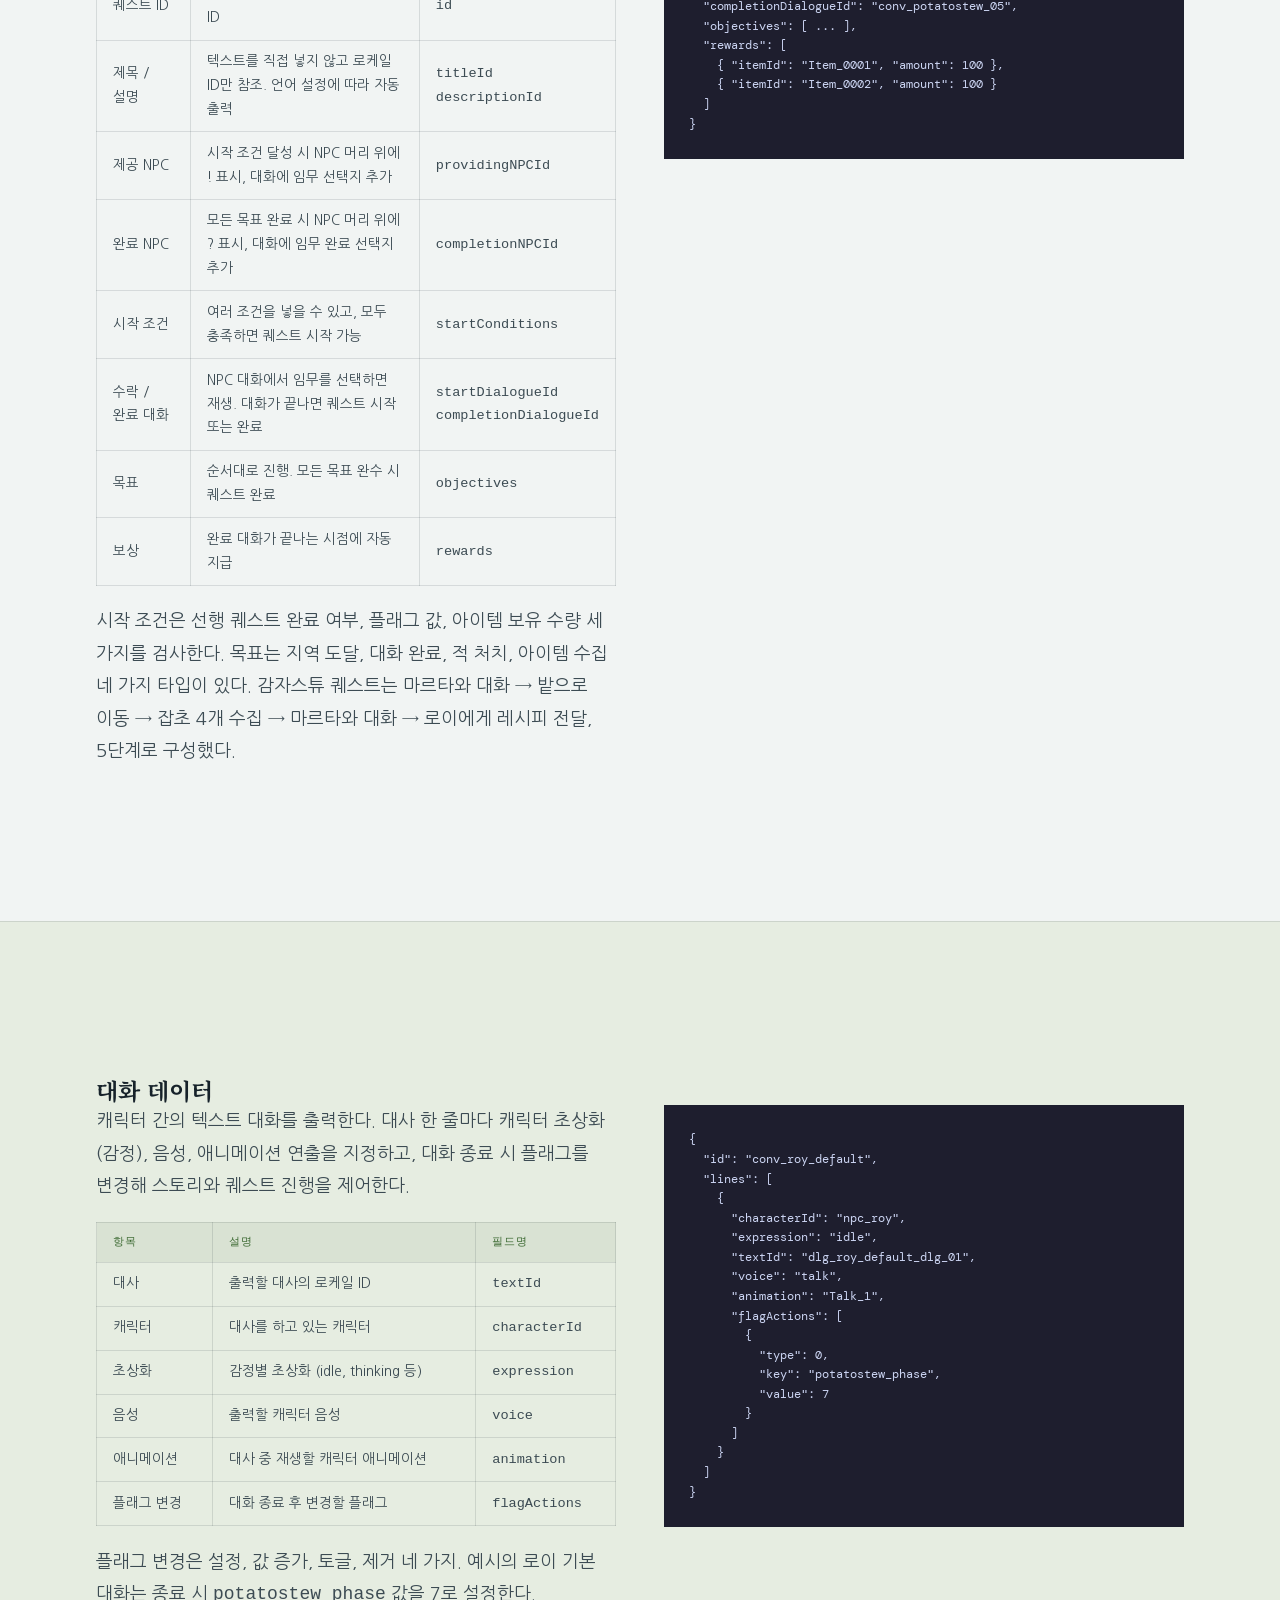
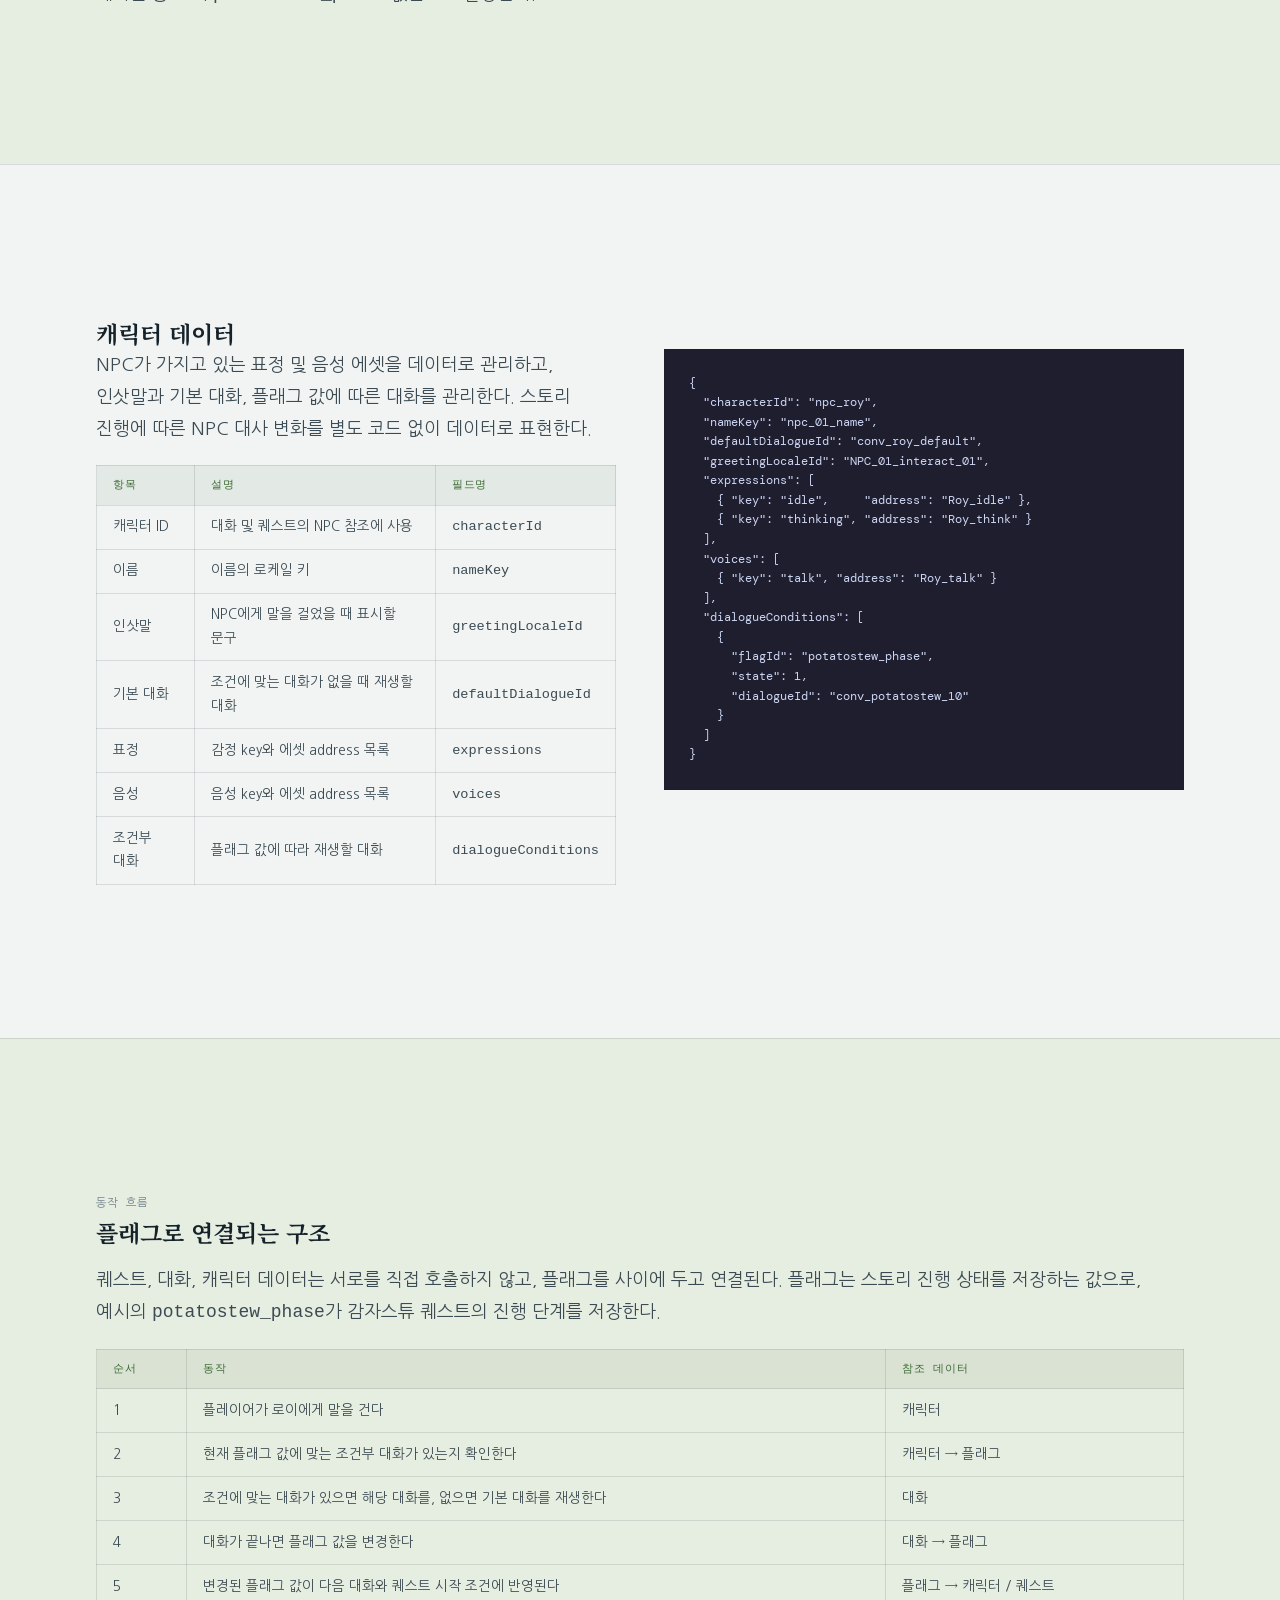
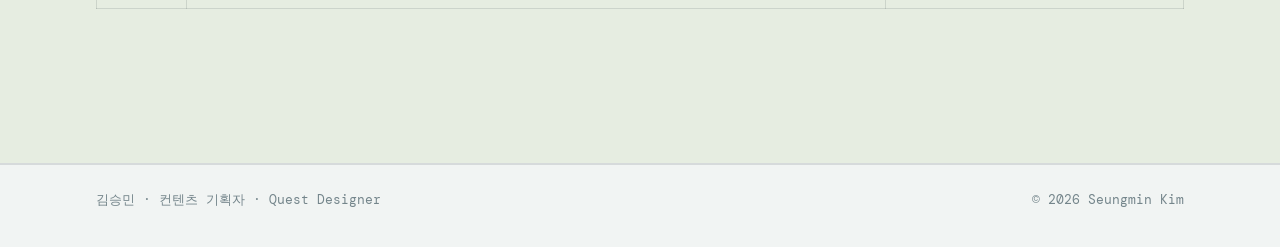
<file: works.html>
<!doctype html>
<html lang="ko">
<head>
  <meta charset="UTF-8">
  <meta name="viewport" content="width=device-width, initial-scale=1.0">
  <title>작업물 · 김승민</title>
  <meta name="description" content="We Bare Bears the Puzzle 월드맵 기획과 미션 연출, UE5 프로토타입 Unbound, 퀘스트 데이터 설계 습작 FarmQuest. 김승민의 작업물 상세 페이지.">
  <meta name="robots" content="index, follow, max-image-preview:large, max-snippet:-1">
  <link rel="canonical" href="https://seungminkim.me/works.html">
  <meta property="og:title" content="작업물 · 김승민">
  <meta property="og:description" content="We Bare Bears the Puzzle 월드맵 기획과 미션 연출, UE5 프로토타입 Unbound, 퀘스트 데이터 설계 습작 FarmQuest. 김승민의 작업물 상세 페이지.">
  <meta property="og:type" content="website">
  <meta property="og:url" content="https://seungminkim.me/works.html">
  <meta property="og:site_name" content="김승민 포트폴리오">
  <meta property="og:locale" content="ko_KR">
  <meta property="og:image" content="https://seungminkim.me/image/wbbthumbnail.webp">
  <meta property="og:image:type" content="image/webp">
  <meta property="og:image:width" content="960">
  <meta property="og:image:height" content="601">
  <meta property="og:image:alt" content="We Bare Bears the Puzzle thumbnail">
  <meta name="twitter:card" content="summary_large_image">
  <meta name="twitter:title" content="작업물 · 김승민">
  <meta name="twitter:description" content="We Bare Bears the Puzzle 월드맵 기획과 미션 연출, UE5 프로토타입 Unbound, 퀘스트 데이터 설계 습작 FarmQuest. 김승민의 작업물 상세 페이지.">
  <meta name="twitter:image" content="https://seungminkim.me/image/wbbthumbnail.webp">
  <link href="https://fonts.googleapis.com/css2?family=DM+Mono:wght@400;500&family=Noto+Serif+KR:wght@600;700;900&display=swap" rel="stylesheet">
  <link rel="stylesheet" href="styles.css">
<<<<<<< Updated upstream
  <noscript><style>.reveal{opacity:1;transform:none}.hero-anim{opacity:1;transform:none;animation:none}</style></noscript>
  <script type="application/ld+json">
{
  "@context": "https://schema.org",
  "@type": "CollectionPage",
  "url": "https://seungminkim.me/works.html",
  "inLanguage": "ko",
  "name": "작업물 · 김승민",
  "description": "We Bare Bears the Puzzle 월드맵 기획과 미션 연출, UE5 프로토타입 Unbound, 퀘스트 데이터 설계 습작 FarmQuest. 김승민의 작업물 상세 페이지.",
  "author": {
    "@type": "Person",
    "name": "김승민",
    "url": "https://seungminkim.me/"
  },
  "hasPart": [
    {
      "@type": "CreativeWork",
      "name": "We Bare Bears the Puzzle",
      "url": "https://seungminkim.me/works.html#wbb",
      "genre": "Puzzle game",
      "description": "위 베어 베어스 IP 퍼즐 게임. 월드맵 기획, 미션 연출, 시나리오 담당."
    },
    {
      "@type": "CreativeWork",
      "name": "Unbound",
      "url": "https://seungminkim.me/works.html#unreal",
      "description": "UE5 Blueprint로 제작한 쿼터뷰 1인 개발 프로토타입."
    },
    {
      "@type": "CreativeWork",
      "name": "FarmQuest",
      "url": "https://seungminkim.me/works.html#farmquest",
      "description": "기획자가 코드 수정 없이 퀘스트를 추가할 수 있는 데이터 구조 설계 습작."
    }
  ]
}
=======
  <!-- Schema.org JSON-LD (Portfolio Projects Structured Data) -->
  <script type="application/ld+json">
  {
    "@context": "https://schema.org",
    "@type": "ItemList",
    "itemListElement": [
      {
        "@type": "ListItem",
        "position": 1,
        "item": {
          "@type": "VideoGame",
          "name": "We Bare Bears the Puzzle (위 베어 베어스 더 퍼즐)",
          "description": "글로벌 IP 기반 3Match 퍼즐 + 월드맵 꾸미기 및 어드벤처 게임. 월드맵 기획, Lua 스크립팅 미션 연출, 워너브라더스(WB) 검수 대응 및 3Match 퍼즐 레벨 밸런싱.",
          "author": {
            "@type": "Organization",
            "name": "위메이드플레이 (전 선데이토즈)"
          },
          "contributor": {
            "@type": "Person",
            "name": "김승민",
            "roleName": "컨텐츠 기획자 (시나리오, 미션 연출, 월드맵 기획, 레벨 디자인)"
          },
          "gamePlatform": ["iOS", "Android"]
        }
      },
      {
        "@type": "ListItem",
        "position": 2,
        "item": {
          "@type": "VideoGame",
          "name": "Unbound (언바운드)",
          "description": "UE5 Blueprint 기반 쿼터뷰 액션 RPG 1인 개발 프로토타입. Behavior Tree 및 Blackboard 기반 보스 AI(GhostKing) 설계, 3단 콤보, 회피, 피격 반응 구현.",
          "creator": {
            "@type": "Person",
            "name": "김승민"
          },
          "genre": ["Action RPG", "Quarter-view"]
        }
      },
      {
        "@type": "ListItem",
        "position": 3,
        "item": {
          "@type": "VideoGame",
          "name": "FarmQuest (팜퀘스트)",
          "description": "기획자가 코드 수정 없이 퀘스트/대화/캐릭터를 제어할 수 있는 JSON 기반 데이터 주도형 아키텍처 프로토타입 (Unity 6). 생성형 AI 툴체인(Cursor, Meshy, ElevenLabs) 활용.",
          "creator": {
            "@type": "Person",
            "name": "김승민"
          },
          "genre": ["Data-driven Quest Prototype"]
        }
      }
    ]
  }
>>>>>>> Stashed changes
  </script>
</head>
<body>

<!-- Top nav -->
<header id="nav" class="has-border">
  <a href="index.html" class="nav-name">김승민</a>
  <ul class="nav-links">
    <li><a href="#wbb">WBB</a></li>
    <li><a href="#unreal">Unbound</a></li>
    <li><a href="#farmquest">FarmQuest</a></li>
    <li><a href="index.html#contact">연락</a></li>
  </ul>
</header>

<h1 class="sr-only">김승민 작업물 · We Bare Bears the Puzzle, Unbound, FarmQuest</h1>

<!-- ============================================================
     PROJECT 01: WE BARE BEARS THE PUZZLE
     ============================================================ -->
<section id="wbb" class="work-section">
  <div class="chapter-sticky">
    <div class="section-inner wide">
      <a href="index.html#projects" class="back-link" style="margin-bottom:0.4rem;">&larr; 작업물 목록</a>
      <div class="chapter-header">
        <span class="chapter-num">01 /</span>
        <h2 class="chapter-label">We Bare Bears the Puzzle</h2>
      </div>
    </div>
  </div>

  <article class="work-block">
    <div class="section-inner wide">
      <div class="proj-subtitle">월드맵 기획 · 미션 연출 · 시나리오</div>

      <!-- 영상 -->
      <div class="video-embed-work" style="margin-top:1.5rem;">
        <iframe loading="lazy" src="https://www.youtube.com/embed/gOQyfDVSrdE" title="위베베 미션 연출 편집본" allow="accelerometer; autoplay; clipboard-write; encrypted-media; gyroscope; picture-in-picture" allowfullscreen></iframe>
      </div>

      <!-- 개요 + 메타 -->
      <div style="margin-top:1.5rem;">
        <p class="proj-body">위 베어 베어스 IP 기반 퍼즐 게임의 월드맵 미션·시나리오 담당</p>
        <p class="proj-body">2018년 5월부터 2023년 3월까지 위베베팀에서 컨텐츠 기획을 맡아, 월드 파트 및 퍼즐 파트를 담당했다. </p>
        <div class="work-sub-header" style="margin-top:1.75rem;">
          <span class="work-sub-label">담당 범위</span>
        </div>
        <ul class="tl-duty-list" style="margin-top:0.5rem;">
          <li>월드맵 미션 연출: Lua 스크립팅으로 캐릭터·카메라 움직임 및 대사 제어</li>
          <li>월드맵 기획: 아트·사운드팀과 협업해 원화 및 필요 리소스 정리, 시즌 3·4 및 이벤트 맵 제작</li>
          <li>시나리오 작성: 스크립트 집필 및 원작 IP 위배 여부 검수</li>
          <li>리소스 제작·관리: Unity 인하우스 플러그인으로 레벨 제작, 컴포넌트로 오브젝트 제작</li>
          <li>데이터 테이블 세팅: 맵·미션·NPC·대사·오브젝트 데이터 세팅 및 배포</li>
          <li>3Match 퍼즐 레벨 디자인 및 라이브 밸런싱</li>
          <li>스토리 검수 빌드 관리: 워너브라더스 아시아태평양 지사 검수 대응 및 일정 관리</li>
        </ul>

        <div class="proj-meta" style="margin-top:1.5rem;">
          <div class="meta-item">
            <span class="meta-label">플랫폼</span>
            <span class="meta-value">모바일 (iOS / Android)</span>
          </div>
          <div class="meta-item">
            <span class="meta-label">엔진</span>
            <span class="meta-value">Unity3D</span>
          </div>
          <div class="meta-item">
            <span class="meta-label">주요 역할</span>
            <span class="meta-value">시나리오, 미션 연출, 데이터 세팅</span>
          </div>
          <div class="meta-item">
            <span class="meta-label">스크립팅</span>
            <span class="meta-value">Lua</span>
          </div>
        </div>
      </div>

      <!-- 심층 케이스 헤더 -->
      <div class="work-sub-header" style="margin-top: 3rem;">
        <span class="work-sub-label">심층 케이스</span>
        <h3 class="work-sub-title">놈놈 저택 · 가방 되찾기 미션</h3>
      </div>

      <!-- 동선 맵 -->
      <svg class="wbb-map-svg" viewBox="0 0 4334 2222" style="margin-top:2rem;" role="img" aria-label="놈놈 저택 월드맵 - 미션 동선: 광장 > 놀이터 > 테니스장 > 주차장">
        <image href="image/WBB/wbbmap.webp?v=2" x="0" y="0" width="4334" height="2222"/>
        <defs>
          <marker id="wbb-arrow" markerUnits="userSpaceOnUse" markerWidth="100" markerHeight="70" refX="95" refY="35" orient="auto">
            <polygon points="0 0, 100 35, 0 70" fill="#1E4E66"/>
          </marker>
        </defs>
        <!-- 1: 광장 -> 놀이터 -->
        <line x1="2060" y1="908" x2="2743" y2="1210" stroke="#1E4E66" stroke-width="16" stroke-dasharray="70 30" marker-end="url(#wbb-arrow)" opacity="0.9"/>
        <!-- 2: 놀이터 -> 테니스장 -->
        <line x1="2778" y1="1333" x2="2028" y2="1792" stroke="#1E4E66" stroke-width="16" stroke-dasharray="70 30" marker-end="url(#wbb-arrow)" opacity="0.9"/>
        <!-- 3: 테니스장 -> 주차장 -->
        <line x1="1805" y1="1796" x2="1148" y2="1282" stroke="#1E4E66" stroke-width="16" stroke-dasharray="70 30" marker-end="url(#wbb-arrow)" opacity="0.9"/>
        <!-- 1 광장 (label above) -->
        <circle cx="1950" cy="860" r="60" fill="#1E4E66"/>
        <text x="1950" y="860" fill="white" font-size="75" font-family="monospace" text-anchor="middle" dominant-baseline="middle" font-weight="bold">1</text>
        <rect x="1820" y="720" width="260" height="64" fill="rgba(0,0,0,0.72)" rx="4"/>
        <text x="1950" y="752" fill="white" font-size="58" font-family="monospace" text-anchor="middle" dominant-baseline="middle">광장</text>
        <!-- 2 놀이터 (label right) -->
        <circle cx="2880" cy="1270" r="60" fill="#1E4E66"/>
        <text x="2880" y="1270" fill="white" font-size="75" font-family="monospace" text-anchor="middle" dominant-baseline="middle" font-weight="bold">2</text>
        <rect x="2950" y="1238" width="340" height="64" fill="rgba(0,0,0,0.72)" rx="4"/>
        <text x="3120" y="1270" fill="white" font-size="58" font-family="monospace" text-anchor="middle" dominant-baseline="middle">놀이터</text>
        <!-- 3 테니스장 (label below) -->
        <circle cx="1900" cy="1870" r="60" fill="#1E4E66"/>
        <text x="1900" y="1870" fill="white" font-size="75" font-family="monospace" text-anchor="middle" dominant-baseline="middle" font-weight="bold">3</text>
        <rect x="1685" y="1950" width="430" height="64" fill="rgba(0,0,0,0.72)" rx="4"/>
        <text x="1900" y="1982" fill="white" font-size="58" font-family="monospace" text-anchor="middle" dominant-baseline="middle">테니스장</text>
        <!-- 4 주차장 (label above) -->
        <circle cx="1030" cy="1190" r="60" fill="#1E4E66"/>
        <text x="1030" y="1190" fill="white" font-size="75" font-family="monospace" text-anchor="middle" dominant-baseline="middle" font-weight="bold">4</text>
        <rect x="865" y="1050" width="330" height="64" fill="rgba(0,0,0,0.72)" rx="4"/>
        <text x="1030" y="1082" fill="white" font-size="58" font-family="monospace" text-anchor="middle" dominant-baseline="middle">주차장</text>
      </svg>

      <!-- 미션 동선 설명 (맵 하단) -->
      <div style="margin-top:2.5rem;">
        <div class="design-intent">
          <div class="intent-label">디자인 의도</div>
          <p>악당 추적 스토리에서 자연스럽게 맵을 순회하도록 미션을 배치. 새로운 장소로 이동하기 전에 유저들이 직접 꾸민 공간을 한 번 더 둘러보게 하여, 이야기 마무리와 공간적 완결감을 동시에 제공한다.</p>
        </div>
      </div>

      <div class="work-two-col" style="margin-top:3rem;">
        <div class="work-col-text">
          <p class="proj-body">한 파트의 미션 전체를 단독으로 설계한 사례다. 시나리오 집필과 미션 연출을 전담하며, 플레이어 동선·감정 곡선·IP 세계관 세 가지 제약을 동시에 만족하는 구조로 설계했다.</p>

          <p class="proj-body">
            <button type="button" class="video-chapter-item" onclick="seekWbbPlayer(57)"><span class="chapter-time">00:57</span><span class="chapter-name">광장으로 이동하기</span></button>
            <br>아이스베어 탐문 장면: 대화 능력이 부족한 아이스베어가 탐문을 맡는 상황을 설정. 대화가 어긋나는 것처럼 보이지만 결과적으로 원하는 정보에 도달하는 방식으로 개그를 유도했다.
          </p>
          <p class="proj-body">
            <button type="button" class="video-chapter-item" onclick="seekWbbPlayer(120)"><span class="chapter-time">02:00</span><span class="chapter-name">아이들에게 물어보기</span></button>
            <br>아이들 오해 장치: 이전 스토리에서 어른들이 아이들의 놀이터를 철거하려 한 맥락을 활용. 악당을 철거하러 온 어른으로 오해하게 만들어서 아이들과 자연스러운 협력 구도를 형성했다.
          </p>
          <p class="proj-body">
            <button type="button" class="video-chapter-item" onclick="seekWbbPlayer(178)"><span class="chapter-time">02:58</span><span class="chapter-name">범인 잡기</span></button>
            <br>캐릭터 역할 분배: 제일 약한 판다가 재치로 악당을 검거하는 장면 구성을 위해 제일 강한 아이스베어는 기습으로 무력화, 그리즐리는 추격당하는 상태로 설정해 서사적 공간을 확보했다.
          </p>
          <div class="bear-portraits">
            <div class="bear-portrait">
              <img src="image/WBB/grizzly.png" alt="그리즐리" loading="lazy">
              <span class="bear-name">그리즐리</span>
              <span class="bear-role">악당에게 쫓기는 상태</span>
            </div>
            <div class="bear-portrait">
              <img src="image/WBB/icebear.jpg" alt="아이스베어" loading="lazy">
              <span class="bear-name">아이스베어</span>
              <span class="bear-role">기습으로 무력화</span>
            </div>
            <div class="bear-portrait">
              <img src="image/WBB/panda.jpg" alt="판다" loading="lazy">
              <span class="bear-name">판다</span>
              <span class="bear-role">재치로 악당 검거</span>
            </div>
          </div>
          <p class="proj-body">쿼터뷰 연출 변형: 원작의 몰래 접근하는 장면은 쿼터뷰에서 그대로 표현하기 어려워, 순간이동 연출로 변형해 적용했다.</p>
          <div class="scene-compare">
            <figure>
              <video autoplay loop muted playsinline preload="metadata" aria-label="아이스베어 기습 무력화 - 인게임 장면">
                <source src="image/WBB/ambush.mp4" type="video/mp4">
              </video>
              <figcaption>인게임 장면</figcaption>
            </figure>
            <figure>
              <img src="image/WBB/ambush.webp" alt="원작 참고 장면" loading="lazy">
              <figcaption>원작 장면 참고</figcaption>
            </figure>
          </div>
          <p class="proj-body">원작에서는 아이들이 범인을 붙잡으나, 게임에서는 주인공이 직접 잡는 것이 클라이맥스에 맞다고 생각하여 각색. 하지만 곰들이 직접 사람을 공격하는 것은 원작의 성격과 맞지 않아, 테니스공 발사기라는 도구를 활용한 간접 공격 연출로 대체했다.</p>
          <video autoplay loop muted playsinline preload="metadata" class="scene-gif" aria-label="판다가 테니스공 발사기로 악당을 검거하는 장면">
            <source src="image/WBB/tenisball.mp4" type="video/mp4">
          </video>
          <div class="proj-meta">
            <div class="meta-item">
              <span class="meta-label">역할</span>
              <span class="meta-value">시나리오 + 연출</span>
            </div>
            <div class="meta-item">
              <span class="meta-label">핵심 스킬</span>
              <span class="meta-value">IP 해석, 동선 설계, 장면 연출</span>
            </div>
            <div class="meta-item">
              <span class="meta-label">구역</span>
              <span class="meta-value">3번째 구역 · 놈놈 저택</span>
            </div>
          </div>
        </div>
        <div class="work-col-media" style="position:sticky;top:10rem;">
          <div class="video-embed-work">
            <iframe id="wbb-player" src="https://www.youtube.com/embed/_a41Ebx1kq4?enablejsapi=1" title="놈놈 저택 가방 되찾기 무편집본" allow="accelerometer; autoplay; clipboard-write; encrypted-media; gyroscope; picture-in-picture" allowfullscreen></iframe>
          </div>
        </div>
      </div>
    </div>
  </article>
</section>

<!-- ============================================================
     PROJECT 02: UNREAL QUARTER-VIEW
     ============================================================ -->
<section id="unreal" class="work-section">
  <div class="chapter-sticky">
    <div class="section-inner wide">
      <div class="chapter-header">
        <span class="chapter-num">02 /</span>
        <h2 class="chapter-label">Unbound</h2>
      </div>
    </div>
  </div>

  <article class="work-block">
    <div class="section-inner wide">
      <div class="work-two-col">
        <div class="work-col-text">
          <p class="proj-body">UE5 Blueprint를 활용한 쿼터뷰 1인 개발 프로토타입. 캐릭터 이동, NPC 인터랙션, 대화 시퀀스, 퀘스트 수락 등 게임 로직 전반을 Blueprint로 구현했다.</p>
          <p class="proj-body">레벨 에셋은 Unreal Marketplace에서 조달. 캐릭터 이미지는 GPT Image로 생성한 뒤 Photoshop으로 가공했고, 사운드는 Audacity로 편집했다.</p>
          <div class="proj-meta">
            <div class="meta-item">
              <span class="meta-label">제작년도</span>
              <span class="meta-value">2024</span>
            </div>
            <div class="meta-item">
              <span class="meta-label">형태</span>
              <span class="meta-value">프로토타입</span>
            </div>
            <div class="meta-item">
              <span class="meta-label">엔진 / 스크립트</span>
              <span class="meta-value">Unreal Engine 5 / Blueprint</span>
            </div>
            <div class="meta-item">
              <span class="meta-label">도구</span>
              <span class="meta-value">Blender, Photoshop CC, Audacity, GPT Image</span>
            </div>
          </div>
        </div>
        <div class="work-col-media" style="position:static;">
          <div class="video-embed-work">
            <iframe loading="lazy" src="https://www.youtube.com/embed/B0Qq2cvjaoQ" title="Unbound 플레이 영상" allow="accelerometer; autoplay; clipboard-write; encrypted-media; gyroscope; picture-in-picture" allowfullscreen></iframe>
          </div>
        </div>
      </div>
    </div>
  </article>

  <!-- Boss AI -->
  <article class="work-block work-block--alt">
    <div class="section-inner wide">
      <div class="work-sub-header">
        <span class="work-sub-label">AI 설계</span>
        <h3 class="work-sub-title">보스 AI</h3>
      </div>
      <p class="proj-body">보스 캐릭터의 AI를 Behavior Tree와 Blackboard로 설계했다. 상태 기반(Passive / Investigating / Attacking) 분기 구조로, HP 페이즈에 따라 공격 패턴이 전환된다.</p>

      <div class="work-two-col" style="margin-top:0.5rem;">
        <div class="work-col-text">
          <div class="work-sub-header" style="margin-top:0;">
            <span class="work-sub-label">Behavior Tree</span>
          </div>
          <p class="proj-body">루트 Selector에서 AI 상태별로 분기한다. Passive 상태에서는 순찰/배회, Investigating 상태에서는 마지막 감지 위치로 이동, Attacking 상태에서는 거리와 HP에 따라 공격 패턴을 선택한다.</p>
          <div class="data-table">
            <table>
              <thead>
                <tr><th>공격 패턴</th><th>사거리</th><th>설명</th></tr>
              </thead>
              <tbody>
                <tr><td>Swing / Slam</td><td>근접</td><td>기본 근접 공격 콤보</td></tr>
                <tr><td>Charge</td><td>중거리</td><td>돌진 후 텔레포트 연계</td></tr>
                <tr><td>Orb Shoot</td><td>원거리</td><td>마법 투사체 2연발</td></tr>
                <tr><td>Blackhole</td><td>원거리</td><td>유도 투사체 + 데미지</td></tr>
                <tr><td>Summon</td><td>자체</td><td>HP 페이즈 시 미니언 6체 소환</td></tr>
              </tbody>
            </table>
          </div>
        </div>
        <div class="work-col-media" style="position:static;">
          <figure style="margin:0;">
            <img src="image/unbound/Boss_BT.png" alt="보스 Behavior Tree 전체 구조" class="work-img" style="width:100%; border-radius:4px;">
            <figcaption style="font-size:0.75rem; color:var(--c-muted, #888); margin-top:0.5rem;">보스 Behavior Tree - Passive / Investigating / Attacking 3단계 상태 분기 구조</figcaption>
          </figure>
        </div>
      </div>

      <div class="work-two-col" style="margin-top:0.75rem;">
        <div class="work-col-text">
          <div class="work-sub-header" style="margin-top:0;">
            <span class="work-sub-label">Blackboard</span>
          </div>
          <p class="proj-body">Blackboard에 6개 키를 정의하여 AI 판단에 사용한다. AIPerception으로 플레이어를 감지하면 AttackTarget과 State를 갱신하고, Decorator가 이 값을 읽어 행동을 분기한다.</p>
          <div class="data-table">
            <table>
              <thead>
                <tr><th>키</th><th>타입</th><th>용도</th></tr>
              </thead>
              <tbody>
                <tr><td>AttackTarget</td><td>Object</td><td>현재 공격 대상 (플레이어)</td></tr>
                <tr><td>State</td><td>Enum</td><td>AI 상태 (Passive / Attacking / Investigating)</td></tr>
                <tr><td>SelfActor</td><td>Object</td><td>자기 자신 참조</td></tr>
                <tr><td>PointOfInterest</td><td>Vector</td><td>조사할 관심 지점</td></tr>
                <tr><td>LastKnownLocation</td><td>Vector</td><td>타겟 마지막 위치</td></tr>
                <tr><td>LastLocation</td><td>Vector</td><td>이전 위치 (이동 추적용)</td></tr>
              </tbody>
            </table>
          </div>
        </div>
        <div class="work-col-media" style="position:static;">
          <figure style="margin:0;">
            <img src="image/unbound/Boss_BP.png" alt="보스 Blueprint EventGraph" class="work-img" style="width:100%; border-radius:4px;">
            <figcaption style="font-size:0.75rem; color:var(--c-muted, #888); margin-top:0.5rem;">BP_GhostCharacter EventGraph - 피격 반응, 상태 전환, 사망 처리 등 보스 캐릭터 로직</figcaption>
          </figure>
        </div>
      </div>

      <!-- 공격 패턴 gif -->
      <div class="work-sub-header" style="margin-top:2.5rem;">
        <span class="work-sub-label">공격 패턴</span>
      </div>
      <p class="proj-body">각 공격 패턴의 인게임 동작</p>

      <!-- 1행: 일반 전투 -->
      <div class="attack-phase-row" style="margin-top:1.25rem;">
        <div class="attack-phase-label">일반 전투</div>
        <div class="attack-phase-grid attack-phase-grid--4" style="display:grid;grid-template-columns:repeat(4,1fr);gap:1rem;">
          <figure style="margin:0;">
            <img src="image/unbound/GT_Swing.gif" alt="보스 Swing 공격" style="width:100%; border-radius:4px;">
            <figcaption class="attack-caption"><strong>Swing</strong> - 근접 휘두르기. 플레이어가 접근 거리에 있을 때 기본 근접 공격으로 사용.</figcaption>
          </figure>
          <figure style="margin:0;">
            <img src="image/unbound/GT_Charge.gif" alt="보스 Charge 돌진 공격" style="width:100%; border-radius:4px;">
            <figcaption class="attack-caption"><strong>Charge</strong> - 중거리 돌진. 바닥 방향 지시자로 돌진 경로를 표시하고 돌진.</figcaption>
          </figure>
          <figure style="margin:0;">
            <img src="image/unbound/GT_Smash.gif" alt="보스 Smash 내려찍기" style="width:100%; border-radius:4px;">
            <figcaption class="attack-caption"><strong>Smash</strong> - 광역 내려찍기. 근접 범위 내 플레이어에게 AoE 데미지.</figcaption>
          </figure>
          <figure style="margin:0;">
            <img src="image/unbound/GT_Magic.gif" alt="보스 RangeAttack 원거리 공격" style="width:100%; border-radius:4px;">
            <figcaption class="attack-caption"><strong>RangeAttack (Orb / Blackhole)</strong> - 원거리 공격. Orb 투사체 발사 또는 유도 투사체 발사.</figcaption>
          </figure>
        </div>
      </div>

      <!-- 2행: 격노 페이즈 -->
      <div class="attack-phase-row" style="margin-top:1.5rem;">
        <div class="attack-phase-label attack-phase-label--enrage">격노 페이즈 (HP 임계치 이하)</div>
        <div class="attack-phase-grid attack-phase-grid--summon" style="display:grid;grid-template-columns:220px 1fr;align-items:start;gap:1.25rem;max-width:600px;">
          <figure style="margin:0;">
            <img src="image/unbound/GT_Summon.gif" alt="보스 Summon 미니언 소환" style="width:100%; border-radius:4px;">
          </figure>
          <div class="summon-desc">
            <p class="attack-caption" style="margin:0 0 0.6rem;"><strong>Summon</strong></p>
            <p class="attack-caption" style="margin:0 0 0.5rem;">HP 임계치 이하로 진입하면 텔레포트 후 Skeleton Knight + Archer 미니언을 최대 <strong>6체</strong> 소환한다.</p>
            <p class="attack-caption" style="margin:0;"> 1vs1의 단조로운 패턴을 피하기 위해 미니언을 소환하고 원거리 공격으로 압박을 한다.</p>
          </div>
        </div>
      </div>
    </div>
  </article>

  <!-- Player Blueprint -->
  <article class="work-block">
    <div class="section-inner wide">
      <div class="work-sub-header">
        <span class="work-sub-label">구현 상세</span>
        <h3 class="work-sub-title">플레이어 조작과 전투</h3>
      </div>
      <p class="proj-body">이동, 공격, 구르기, NPC 대화까지 플레이어가 직접 조작하는 동작 전체를 Blueprint로 구현했다. 게임오버 화면 연결도 함께 담당했다.</p>

      <div class="work-two-col" style="margin-top:1.5rem;">
        <div class="work-col-text">
          <div class="work-sub-header" style="margin-top:0;">
            <span class="work-sub-label">플레이어가 할 수 있는 것</span>
          </div>
          <div class="data-table">
            <table>
              <thead>
                <tr><th>동작</th><th>설명</th></tr>
              </thead>
              <tbody>
                <tr><td>이동</td><td>입력한 방향으로 캐릭터가 움직인다.</td></tr>
                <tr><td>3단 콤보 공격</td><td>공격 버튼을 타이밍에 맞춰 연속으로 누르면 1타, 2타, 3타로 이어진다.</td></tr>
                <tr><td>자동 조준</td><td>공격하면 가장 가까운 적을 찾아 그쪽으로 몸을 돌리며 붙는다. 방향을 정확히 맞추지 않아도 공격이 빗나가지 않는다.</td></tr>
                <tr><td>구르기</td><td>적의 공격을 피하는 회피 동작.</td></tr>
                <tr><td>피격 반응</td><td>맞으면 움찔하는 모션과 타격 이펙트가 나온다. 강한 공격에는 공중에 뜨거나 기절한다.</td></tr>
                <tr><td>NPC 대화</td><td>NPC 앞에서 상호작용 키를 누르면 말풍선으로 대화가 열린다.</td></tr>
              </tbody>
            </table>
          </div>
        </div>
        <div class="work-col-media" style="display:flex; flex-direction:column; gap:1rem; position:static;">
          <figure style="margin:0;">
            <img src="image/unbound/PC_BP.png" alt="플레이어 Blueprint - 전투 로직" style="width:100%; border-radius:4px;">
            <figcaption style="font-size:0.75rem; color:var(--c-muted, #888); margin-top:0.5rem;">플레이어 Blueprint - 콤보 공격, 자동 조준, 피격 반응</figcaption>
          </figure>
          <figure style="margin:0;">
            <img src="image/unbound/PC_BP2.png" alt="플레이어 Blueprint - 이동 및 인터랙션 로직" style="width:100%; border-radius:4px;">
            <figcaption style="font-size:0.75rem; color:var(--c-muted, #888); margin-top:0.5rem;">플레이어 Blueprint - 이동, 구르기, NPC 대화</figcaption>
          </figure>
        </div>
      </div>
    </div>
  </article>
</section>

<!-- ============================================================
     PROJECT 03: FARMQUEST
     ============================================================ -->
<section id="farmquest" class="work-section">
  <div class="chapter-sticky">
    <div class="section-inner wide">
      <div class="chapter-header">
        <span class="chapter-num">03 /</span>
        <h2 class="chapter-label">FarmQuest</h2>
      </div>
    </div>
  </div>

  <!-- Overview -->
  <article class="work-block">
    <div class="section-inner wide">
      <div class="work-two-col">
        <div class="work-col-text">
          <p class="proj-body">기획자가 코드를 건드리지 않고 퀘스트를 추가하고 수정할 수 있는 데이터 구조를 설계한 프로토타입. 퀘스트, 대화, 캐릭터를 각각 JSON으로 분리하고 플래그로 연결했다.</p>
          <p class="proj-body">이미지, 사운드, 3D 모델, 코드 작성에는 생성형 AI 툴을 활용했다.</p>
        </div>
        <div class="work-col-media" style="position:static;">
          <div class="video-embed-work">
            <iframe loading="lazy" src="https://www.youtube.com/embed/HkB8hlLZ9oE" title="FarmQuest 구현 영상" allow="accelerometer; autoplay; clipboard-write; encrypted-media; gyroscope; picture-in-picture" allowfullscreen></iframe>
          </div>
        </div>
      </div>
      <div class="proj-meta proj-meta--below-fold">
        <div class="meta-item">
          <span class="meta-label">제작년도</span>
          <span class="meta-value">2026</span>
        </div>
        <div class="meta-item">
          <span class="meta-label">형태</span>
          <span class="meta-value">프로토타입</span>
        </div>
        <div class="meta-item meta-item--full-row">
          <span class="meta-label">사용 툴</span>
          <p class="meta-value meta-tools-text">Unity 6 · GPT Image · Adobe Photoshop · Meshy AI · ElevenLabs · Audacity · Cursor AI</p>
        </div>
      </div>
      <div class="doc-cta">
        <div class="doc-cta-text">
          <span class="work-sub-label">상세 자료</span>
          <p class="proj-body">필드 정의와 타입, 시작 조건과 목표 타입, 퀘스트 흐름도와 페이즈 구성, 전체 대사는 소개 문서에 정리했다. 아래는 페이지에 담은 요약이다.</p>
        </div>
        <div class="visual-links">
          <a href="docs/FarmQuest_소개문서.pdf" target="_blank" rel="noopener" download class="visual-btn visual-btn--download">
            <img src="image/pdf.png" alt="" class="visual-btn__icon" width="20" height="20">
            <span>소개 문서 (PDF, 23쪽) &#x2913;</span>
          </a>
          <a href="attachment/FarmQuestData.zip" download class="visual-btn visual-btn--download">
            <img src="image/zip.png" alt="" class="visual-btn__icon" width="20" height="20">
            <span>퀘스트 데이터 (JSON) &#x2913;</span>
          </a>
        </div>
      </div>
    </div>
  </article>

  <!-- 데이터 구성: 퀘스트 -->
  <article class="work-block">
    <div class="section-inner wide">
      <div class="work-sub-header">
        <h3 class="work-sub-title">퀘스트 데이터</h3>
      </div>
      <div class="work-two-col">
        <div class="work-col-text">
          <p class="proj-body">퀘스트를 주는 NPC, 시작 조건, 목표, 보상 등 퀘스트에 필요한 정보를 데이터로 관리한다. 오른쪽은 실제 적용 데이터인 "진할머니의 감자스튜 레시피" 퀘스트.</p>
          <div class="data-table">
            <table>
              <thead>
                <tr><th>항목</th><th>설명</th><th>필드명</th></tr>
              </thead>
              <tbody>
                <tr><td>퀘스트 ID</td><td>퀘스트를 참조할 때 쓰이는 고유 ID</td><td><code>id</code></td></tr>
                <tr><td>제목 / 설명</td><td>텍스트를 직접 넣지 않고 로케일 ID만 참조. 언어 설정에 따라 자동 출력</td><td><code>titleId</code><br><code>descriptionId</code></td></tr>
                <tr><td>제공 NPC</td><td>시작 조건 달성 시 NPC 머리 위에 ! 표시, 대화에 임무 선택지 추가</td><td><code>providingNPCId</code></td></tr>
                <tr><td>완료 NPC</td><td>모든 목표 완료 시 NPC 머리 위에 ? 표시, 대화에 임무 완료 선택지 추가</td><td><code>completionNPCId</code></td></tr>
                <tr><td>시작 조건</td><td>여러 조건을 넣을 수 있고, 모두 충족하면 퀘스트 시작 가능</td><td><code>startConditions</code></td></tr>
                <tr><td>수락 / 완료 대화</td><td>NPC 대화에서 임무를 선택하면 재생. 대화가 끝나면 퀘스트 시작 또는 완료</td><td><code>startDialogueId</code><br><code>completionDialogueId</code></td></tr>
                <tr><td>목표</td><td>순서대로 진행. 모든 목표 완수 시 퀘스트 완료</td><td><code>objectives</code></td></tr>
                <tr><td>보상</td><td>완료 대화가 끝나는 시점에 자동 지급</td><td><code>rewards</code></td></tr>
              </tbody>
            </table>
          </div>
          <p class="proj-body">시작 조건은 선행 퀘스트 완료 여부, 플래그 값, 아이템 보유 수량 세 가지를 검사한다. 목표는 지역 도달, 대화 완료, 적 처치, 아이템 수집 네 가지 타입이 있다. 감자스튜 퀘스트는 마르타와 대화 &rarr; 밭으로 이동 &rarr; 잡초 4개 수집 &rarr; 마르타와 대화 &rarr; 로이에게 레시피 전달, 5단계로 구성했다.</p>
        </div>
        <div class="work-col-media" style="position:static;">
          <div class="code-block">
<pre>{
  "id": "quest_potatostew_01",
  "titleId": "Quest_title_potatostew",
  "descriptionId": "Quest_description_potatostew_01",
  "providingNPCId": "npc_roy",
  "completionNPCId": "npc_roy",
  "startConditions": [],
  "startDialogueId": "conv_potatostew_01",
  "completionDialogueId": "conv_potatostew_05",
  "objectives": [ ... ],
  "rewards": [
    { "itemId": "Item_0001", "amount": 100 },
    { "itemId": "Item_0002", "amount": 100 }
  ]
}</pre>
          </div>
        </div>
      </div>
    </div>
  </article>

  <!-- 데이터 구성: 대화 -->
  <article class="work-block work-block--alt">
    <div class="section-inner wide">
      <div class="work-sub-header">
        <h3 class="work-sub-title">대화 데이터</h3>
      </div>
      <div class="work-two-col">
        <div class="work-col-text">
          <p class="proj-body">캐릭터 간의 텍스트 대화를 출력한다. 대사 한 줄마다 캐릭터 초상화(감정), 음성, 애니메이션 연출을 지정하고, 대화 종료 시 플래그를 변경해 스토리와 퀘스트 진행을 제어한다.</p>
          <div class="data-table">
            <table>
              <thead>
                <tr><th>항목</th><th>설명</th><th>필드명</th></tr>
              </thead>
              <tbody>
                <tr><td>대사</td><td>출력할 대사의 로케일 ID</td><td><code>textId</code></td></tr>
                <tr><td>캐릭터</td><td>대사를 하고 있는 캐릭터</td><td><code>characterId</code></td></tr>
                <tr><td>초상화</td><td>감정별 초상화 (idle, thinking 등)</td><td><code>expression</code></td></tr>
                <tr><td>음성</td><td>출력할 캐릭터 음성</td><td><code>voice</code></td></tr>
                <tr><td>애니메이션</td><td>대사 중 재생할 캐릭터 애니메이션</td><td><code>animation</code></td></tr>
                <tr><td>플래그 변경</td><td>대화 종료 후 변경할 플래그</td><td><code>flagActions</code></td></tr>
              </tbody>
            </table>
          </div>
          <p class="proj-body">플래그 변경은 설정, 값 증가, 토글, 제거 네 가지. 예시의 로이 기본 대화는 종료 시 <code>potatostew_phase</code> 값을 7로 설정한다.</p>
        </div>
        <div class="work-col-media" style="position:static;">
          <div class="code-block">
<pre>{
  "id": "conv_roy_default",
  "lines": [
    {
      "characterId": "npc_roy",
      "expression": "idle",
      "textId": "dlg_roy_default_dlg_01",
      "voice": "talk",
      "animation": "Talk_1",
      "flagActions": [
        {
          "type": 0,
          "key": "potatostew_phase",
          "value": 7
        }
      ]
    }
  ]
}</pre>
          </div>
        </div>
      </div>
    </div>
  </article>

  <!-- 데이터 구성: 캐릭터 -->
  <article class="work-block">
    <div class="section-inner wide">
      <div class="work-sub-header">
        <h3 class="work-sub-title">캐릭터 데이터</h3>
      </div>
      <div class="work-two-col">
        <div class="work-col-text">
          <p class="proj-body">NPC가 가지고 있는 표정 및 음성 에셋을 데이터로 관리하고, 인삿말과 기본 대화, 플래그 값에 따른 대화를 관리한다. 스토리 진행에 따른 NPC 대사 변화를 별도 코드 없이 데이터로 표현한다.</p>
          <div class="data-table">
            <table>
              <thead>
                <tr><th>항목</th><th>설명</th><th>필드명</th></tr>
              </thead>
              <tbody>
                <tr><td>캐릭터 ID</td><td>대화 및 퀘스트의 NPC 참조에 사용</td><td><code>characterId</code></td></tr>
                <tr><td>이름</td><td>이름의 로케일 키</td><td><code>nameKey</code></td></tr>
                <tr><td>인삿말</td><td>NPC에게 말을 걸었을 때 표시할 문구</td><td><code>greetingLocaleId</code></td></tr>
                <tr><td>기본 대화</td><td>조건에 맞는 대화가 없을 때 재생할 대화</td><td><code>defaultDialogueId</code></td></tr>
                <tr><td>표정</td><td>감정 key와 에셋 address 목록</td><td><code>expressions</code></td></tr>
                <tr><td>음성</td><td>음성 key와 에셋 address 목록</td><td><code>voices</code></td></tr>
                <tr><td>조건부 대화</td><td>플래그 값에 따라 재생할 대화</td><td><code>dialogueConditions</code></td></tr>
              </tbody>
            </table>
          </div>
        </div>
        <div class="work-col-media" style="position:static;">
          <div class="code-block">
<pre>{
  "characterId": "npc_roy",
  "nameKey": "npc_01_name",
  "defaultDialogueId": "conv_roy_default",
  "greetingLocaleId": "NPC_01_interact_01",
  "expressions": [
    { "key": "idle",     "address": "Roy_idle" },
    { "key": "thinking", "address": "Roy_think" }
  ],
  "voices": [
    { "key": "talk", "address": "Roy_talk" }
  ],
  "dialogueConditions": [
    {
      "flagId": "potatostew_phase",
      "state": 1,
      "dialogueId": "conv_potatostew_10"
    }
  ]
}</pre>
          </div>
        </div>
      </div>
    </div>
  </article>

  <!-- 세 데이터가 맞물리는 방식 -->
  <article class="work-block work-block--alt">
    <div class="section-inner wide">
      <div class="work-sub-header">
        <span class="work-sub-label">동작 흐름</span>
        <h3 class="work-sub-title">플래그로 연결되는 구조</h3>
      </div>
      <p class="proj-body" style="margin-top:1rem;">퀘스트, 대화, 캐릭터 데이터는 서로를 직접 호출하지 않고, 플래그를 사이에 두고 연결된다. 플래그는 스토리 진행 상태를 저장하는 값으로, 예시의 <code>potatostew_phase</code>가 감자스튜 퀘스트의 진행 단계를 저장한다.</p>

      <div class="data-table" style="margin-top:1.25rem;">
        <table>
          <thead>
            <tr><th>순서</th><th>동작</th><th>참조 데이터</th></tr>
          </thead>
          <tbody>
            <tr><td>1</td><td>플레이어가 로이에게 말을 건다</td><td>캐릭터</td></tr>
            <tr><td>2</td><td>현재 플래그 값에 맞는 조건부 대화가 있는지 확인한다</td><td>캐릭터 &rarr; 플래그</td></tr>
            <tr><td>3</td><td>조건에 맞는 대화가 있으면 해당 대화를, 없으면 기본 대화를 재생한다</td><td>대화</td></tr>
            <tr><td>4</td><td>대화가 끝나면 플래그 값을 변경한다</td><td>대화 &rarr; 플래그</td></tr>
            <tr><td>5</td><td>변경된 플래그 값이 다음 대화와 퀘스트 시작 조건에 반영된다</td><td>플래그 &rarr; 캐릭터 / 퀘스트</td></tr>
          </tbody>
        </table>
      </div>
    </div>
  </article>
</section>

<!-- FOOTER -->
<footer id="footer">
  <span>김승민 · 컨텐츠 기획자 · Quest Designer</span>
  <span>&#169; 2026 Seungmin Kim</span>
</footer>

<script src="script.js"></script>
<script>
var wbbPlayer;
var tag = document.createElement('script');
tag.src = 'https://www.youtube.com/iframe_api';
document.head.appendChild(tag);

function onYouTubeIframeAPIReady() {
  wbbPlayer = new YT.Player('wbb-player');
}

function seekWbbPlayer(seconds) {
  if (wbbPlayer && wbbPlayer.seekTo) {
    wbbPlayer.seekTo(seconds, true);
    wbbPlayer.playVideo();
    document.getElementById('wbb-player').scrollIntoView({ behavior: 'smooth', block: 'center' });
  }
}
</script>
</body>
</html>
</file>
<file: styles.css>
/* ============================================================
   FONTS
   ============================================================ */
@font-face {
  font-family: 'NanumGothic';
  src: url('fonts/NanumGothicLight.woff2') format('woff2');
  font-weight: 300;
  font-style: normal;
  font-display: swap;
}
@font-face {
  font-family: 'NanumGothic';
  src: url('fonts/NanumGothic.woff2') format('woff2');
  font-weight: 400;
  font-style: normal;
  font-display: swap;
}
@font-face {
  font-family: 'NanumGothic';
  src: url('fonts/NanumGothicBold.woff2') format('woff2');
  font-weight: 700;
  font-style: normal;
  font-display: swap;
}
@font-face {
  font-family: 'NanumGothic';
  src: url('fonts/NanumGothicExtraBold.woff2') format('woff2');
  font-weight: 800;
  font-style: normal;
  font-display: swap;
}

/* ============================================================
   DESIGN TOKENS
   ============================================================ */
:root {
  /* Palette sampled from image/profile.webp: jacket/glass petrol blue,
     sky teal, cool grey-white of the jacket stripe and ledge. */
  --bg:        #F1F4F3;
  --bg-warm:   #E4EBEA;
  --bg-inset:  #D5DFDF;

  --text:      #16222A;
  --text-mid:  #3C4B53;
  --text-dim:  #74858B;

  --accent:    #1E4E66;
  --accent-lt: #3A7F95;

  --rule:       rgba(22,34,42,0.12);
  --rule-heavy: rgba(22,34,42,0.35);

  --fs-hero:  clamp(3rem, 7.5vw, 6.25rem);
  --fs-h1:    clamp(2.2rem, 5vw, 4rem);
  --fs-h2:    clamp(1.5rem, 3vw, 2.5rem);
  --fs-body:  clamp(1rem, 1.5vw, 1.125rem);
  --fs-small: 0.8rem;
  --fs-mono:  0.75rem;

  /* Korean serif fallbacks matter: without them Latin drops to Times
     while Hangul drops to a sans, and headlines render in two faces. */
  --font-display: 'Noto Serif KR', 'Nanum Myeongjo', 'AppleMyungjo', 'Batang', serif;
  --font-body:    'NanumGothic', sans-serif;
  --font-mono:    'DM Mono', 'Courier New', monospace;
  /* DM Mono has no Hangul glyphs. Labels that mix Korean with Latin
     or digits need an explicit Korean fallback, otherwise the Hangul
     drops to whatever the browser picks. */
  --font-label:   'DM Mono', 'NanumGothic', sans-serif;

  --section-gap: clamp(6rem, 12vw, 10rem);
  --content-max: 680px;
  --wide-max:    1200px;
  --page-pad:    clamp(1.5rem, 8%, 6rem);
}

/* ============================================================
   RESET & BASE
   ============================================================ */
*, *::before, *::after {
  box-sizing: border-box;
  margin: 0;
  padding: 0;
}

html {
  scroll-behavior: smooth;
  font-size: 16px;
}

body {
  background: var(--bg);
  color: var(--text);
  font-family: var(--font-body);
  font-size: var(--fs-body);
  line-height: 1.75;
  -webkit-font-smoothing: antialiased;
  /* Hangul has no spaces inside a word-unit, so default breaking
     splits words mid-syllable. keep-all breaks on spaces instead. */
  word-break: keep-all;
  overflow-wrap: break-word;
}

h1, h2, h3, .hero-sub, .card-title, .work-sub-title {
  text-wrap: balance;
}

/* Heading that exists for crawlers and screen readers, not for the layout. */
.sr-only {
  position: absolute;
  width: 1px;
  height: 1px;
  padding: 0;
  overflow: hidden;
  clip: rect(0, 0, 0, 0);
  white-space: nowrap;
  border: 0;
}

/* Paper texture */
body::before {
  content: '';
  position: fixed;
  inset: 0;
  pointer-events: none;
  z-index: 0;
  opacity: 0.03;
  background-image: url("data:image/svg+xml,%3Csvg xmlns='http://www.w3.org/2000/svg'%3E%3Cfilter id='n'%3E%3CfeTurbulence type='fractalNoise' baseFrequency='0.65' numOctaves='4' stitchTiles='stitch'/%3E%3C/filter%3E%3Crect width='100%25' height='100%25' filter='url(%23n)'/%3E%3C/svg%3E");
  background-repeat: repeat;
  background-size: 200px 200px;
}

a {
  color: inherit;
  text-decoration: none;
}

ul {
  list-style: none;
}

img {
  max-width: 100%;
  display: block;
}

:focus-visible {
  outline: 2px solid var(--accent);
  outline-offset: 3px;
}

/* ============================================================
   LAYOUT HELPERS
   ============================================================ */
.section-inner {
  padding: var(--section-gap) var(--page-pad);
}

.section-inner.narrow {
  max-width: calc(var(--content-max) + 2 * var(--page-pad));
  margin: 0 auto;
}

.section-inner.wide {
  max-width: calc(var(--wide-max) + 2 * var(--page-pad));
  margin: 0 auto;
}

/* ============================================================
   NAV
   ============================================================ */
#nav {
  position: fixed;
  top: 0;
  left: 0;
  right: 0;
  z-index: 100;
  display: flex;
  align-items: center;
  justify-content: space-between;
  padding: 1.25rem var(--page-pad);
  background: rgba(241,244,243,0.92);
  backdrop-filter: blur(6px);
  -webkit-backdrop-filter: blur(6px);
  border-bottom: 1px solid transparent;
  transition: border-color 0.2s;
}

#nav.has-border {
  border-bottom-color: var(--rule);
}

.nav-name {
  font-family: var(--font-label);
  font-size: 0.9rem;
  font-weight: 500;
  letter-spacing: 0.02em;
  color: var(--text);
}

.nav-links {
  display: flex;
  gap: 2rem;
}

.nav-links a {
  font-family: var(--font-label);
  font-size: 0.8rem;
  color: var(--text-mid);
  letter-spacing: 0.02em;
  transition: color 0.2s;
}

.nav-links a:hover {
  color: var(--accent);
}

/* ============================================================
   HERO
   ============================================================ */
#hero {
  min-height: 100svh;
  padding: 6rem var(--page-pad) 4rem;
  display: flex;
  flex-direction: column;
  justify-content: center;
  position: relative;
}

.hero-inner {
  max-width: var(--wide-max);
  margin: 0 auto;
  width: 100%;
  display: grid;
  grid-template-columns: 1fr 280px;
  gap: 4rem;
  align-items: center;
}

.hero-text {
  min-width: 0;
}

.hero-photo-wrap {
  width: 260px;
  aspect-ratio: 4 / 5;
  overflow: hidden;
  flex-shrink: 0;
}

/* Source is a 3:2 landscape with the subject low and centred. Anchor
   the zoom to the bottom edge so the crop lands on him, not the sky. */
.hero-photo {
  width: 100%;
  height: 100%;
  object-fit: cover;
  object-position: 50% 50%;
  display: block;
  transform: scale(1.8);
  transform-origin: 50% 100%;
}

.hero-anim {
  opacity: 0;
  transform: translateY(12px);
  animation: fadeUp 0.5s cubic-bezier(0.2, 0.6, 0.2, 1) forwards;
  animation-delay: var(--delay, 0s);
}

@keyframes fadeUp {
  to {
    opacity: 1;
    transform: none;
  }
}

.hero-eyebrow {
  display: flex;
  align-items: center;
  gap: 1.2rem;
  margin-bottom: 1.5rem;
}

.eyebrow-line {
  display: block;
  width: 2rem;
  height: 1px;
  background: var(--accent);
}

.eyebrow-text {
  font-family: var(--font-label);
  font-size: var(--fs-small);
  color: var(--text-mid);
  letter-spacing: 0.06em;
}

.hero-title {
  font-family: var(--font-display);
  font-size: var(--fs-hero);
  font-weight: 900;
  line-height: 1.0;
  margin-bottom: 1.5rem;
  color: var(--text);
}

.hero-title em {
  font-style: normal;
  font-weight: 300;
  color: var(--accent);
}

.hero-sub {
  font-family: var(--font-body);
  font-size: 1.1rem;
  color: var(--text-mid);
  line-height: 1.8;
  margin-bottom: 2.5rem;
  max-width: 520px;
}

.hero-cta {
  display: flex;
  align-items: center;
  gap: 2rem;
  flex-wrap: wrap;
}

.btn-primary {
  display: inline-block;
  border: 2px solid var(--text);
  padding: 0.75rem 2rem;
  font-family: var(--font-label);
  font-size: 0.8rem;
  letter-spacing: 0.02em;
  border-radius: 0;
  background: none;
  color: var(--text);
  cursor: pointer;
  transition: background 0.2s, color 0.2s;
}

.btn-primary:hover {
  background: var(--text);
  color: var(--bg);
}

.btn-text {
  font-family: var(--font-body);
  font-size: var(--fs-body);
  color: var(--accent);
  text-decoration: underline;
  transition: color 0.2s;
}

.btn-text:hover {
  color: var(--accent-lt);
}

.scroll-hint {
  position: absolute;
  bottom: 3rem;
  left: var(--page-pad);
  display: flex;
  align-items: center;
  gap: 1rem;
}

.scroll-text {
  font-family: var(--font-mono);
  font-size: 0.65rem;
  color: var(--text-dim);
  letter-spacing: 0.15em;
  text-transform: uppercase;
}

.scroll-line {
  display: block;
  width: 40px;
  height: 1px;
  background: var(--text-dim);
  transform-origin: left center;
  animation: slideRight 2s ease-in-out infinite;
}

@keyframes slideRight {
  0%, 100% { transform: scaleX(0); }
  50%       { transform: scaleX(1); }
}

/* ============================================================
   CHAPTER HEADER (shared)
   ============================================================ */
.chapter-header {
  position: relative;
  display: flex;
  align-items: baseline;
  gap: 1rem;
  padding-bottom: 0.9rem;
  border-bottom: 1px solid var(--rule-heavy);
  margin-bottom: 3rem;
}

/* Chapter number sits out in the margin like a print folio, so the
   label starts on the same baseline as the body text below it. */
.chapter-num {
  font-family: var(--font-mono);
  font-size: 0.8rem;
  color: var(--text-dim);
  letter-spacing: 0.1em;
}

.chapter-label {
  font-family: var(--font-display);
  font-size: 1.35rem;
  font-weight: 700;
  color: var(--text);
  letter-spacing: 0;
}

@media (min-width: 1100px) {
  .chapter-num {
    position: absolute;
    left: -4.5rem;
    top: 0.35rem;
  }
}

/* ============================================================
   STORY SECTION
   ============================================================ */
#story {
  background: var(--bg-warm);
}

.story-body p {
  font-family: var(--font-body);
  font-size: var(--fs-body);
  color: var(--text-mid);
  line-height: 1.85;
  margin-bottom: 1.5rem;
}

.dropcap::first-letter {
  font-family: var(--font-display);
  font-weight: 800;
  font-size: 5.5em;
  float: left;
  line-height: 0.78;
  margin: 0.06em 0.1em 0 0;
  color: var(--accent);
}

/* ============================================================
   EXPERIENCE / TIMELINE
   ============================================================ */
#experience {
  background: var(--bg);
}

.role-card {
  border: 1px solid var(--rule-heavy);
  background: var(--bg-warm);
  padding: 2.5rem;
}

.role-card-head {
  display: flex;
  justify-content: space-between;
  align-items: flex-start;
  gap: 2rem;
  padding-bottom: 1.75rem;
  margin-bottom: 1.75rem;
  border-bottom: 1px solid var(--rule);
}

.role-logo {
  height: 28px;
  width: auto;
  max-width: 40%;
  flex-shrink: 0;
  opacity: 0.85;
}

.tl-period {
  font-family: var(--font-mono);
  font-size: 0.65rem;
  color: var(--accent);
  letter-spacing: 0.1em;
  margin-bottom: 0.5rem;
}

.tl-company {
  font-family: var(--font-display);
  font-size: 1.6rem;
  font-weight: 700;
  color: var(--text);
  margin-bottom: 0.3rem;
}

.tl-company small {
  font-size: 0.75em;
  color: var(--text-dim);
}

.tl-role {
  font-family: var(--font-label);
  font-size: 0.7rem;
  letter-spacing: 0.02em;
  color: var(--text-dim);
  margin-bottom: 0.75rem;
}

.tl-duties {
  display: flex;
  flex-direction: column;
  gap: 1.25rem;
  margin-bottom: 1rem;
}

.tl-duty-title {
  font-family: var(--font-label);
  font-size: 0.72rem;
  letter-spacing: 0.02em;
  color: var(--text);
  font-weight: 700;
  margin-bottom: 0.5rem;
}

.tl-duty-list {
  list-style: none;
  padding: 0;
  margin: 0;
  display: flex;
  flex-direction: column;
  gap: 0.35rem;
}

.tl-duty-list li {
  font-family: var(--font-body);
  font-size: 0.875rem;
  color: var(--text-mid);
  line-height: 1.6;
  padding-left: 1rem;
  position: relative;
}

.tl-duty-list li::before,
.skill-group li::before {
  content: "";
  position: absolute;
  left: 0.15rem;
  top: 0.62em;
  width: 4px;
  height: 4px;
  border-radius: 50%;
  background: var(--text-dim);
  opacity: 0.7;
}

.tl-tags {
  display: flex;
  flex-wrap: wrap;
  gap: 0.4rem;
}

.tl-tag {
  border: 1px solid var(--rule-heavy);
  border-radius: 0;
  padding: 0.15rem 0.5rem;
  font-family: var(--font-mono);
  font-size: 0.6rem;
  color: var(--text-dim);
  letter-spacing: 0.05em;
}

/* Uniform padding on every block is what reads as machine-set.
   Weight the sections by how much each one actually carries. */
#story > .section-inner      { padding-block: clamp(4.5rem, 8vw, 7rem); }
#experience > .section-inner { padding-block: clamp(5.5rem, 10vw, 9rem); }
#projects > .section-inner   { padding-block: clamp(6rem, 12vw, 10.5rem); }
#skills > .section-inner     { padding-block: clamp(4.5rem, 8vw, 7rem); }
#contact > .section-inner    { padding-block: clamp(4rem, 7vw, 6rem) clamp(3rem, 5vw, 4.5rem); }

/* ============================================================
   PROJECTS (sticky scroll)
   ============================================================ */
#projects {
  background: var(--bg);
}

#projects > .section-inner {
  padding-bottom: 0;
}

.visual-links {
  display: flex;
  flex-wrap: wrap;
  gap: 0.5rem;
  margin-top: auto;
}

.visual-btn {
  display: inline-block;
  border: 1px solid var(--rule-heavy);
  border-radius: 0;
  padding: 0.6rem 1.2rem;
  font-family: var(--font-mono);
  font-size: 0.7rem;
  color: var(--text-mid);
  letter-spacing: 0.06em;
  transition: background 0.2s, color 0.2s;
}

.visual-btn:hover {
  background: var(--text);
  color: var(--bg);
}

/* The document is the deliverable, so its button outweighs the page's
   other links instead of matching them. */
.visual-btn--download {
  display: inline-flex;
  align-items: center;
  gap: 0.65rem;
  background: var(--accent);
  border-color: var(--accent);
  color: #fff;
  padding: 1rem 1.9rem;
  font-size: 0.85rem;
  letter-spacing: 0.04em;
}

/* Pulls the two downloads out of the body flow as one block. */
.doc-cta {
  margin-top: 2rem;
  padding: 1.75rem;
  background: var(--bg-warm);
  border-left: 3px solid var(--accent);
  display: flex;
  flex-direction: column;
  gap: 1.25rem;
}

.doc-cta-text .work-sub-label {
  display: block;
  margin-bottom: 0.35rem;
}

.doc-cta-text .proj-body {
  font-size: 0.95rem;
}

.visual-btn--download:hover {
  background: var(--accent-lt);
  border-color: var(--accent-lt);
  color: #fff;
}

.visual-btn__icon {
  width: 1.45em;
  height: 1.45em;
  object-fit: contain;
  flex-shrink: 0;
}

/* YouTube embed */

/* Worldmap SVG */

/* Mission flow diagram */

/* Editor mockup */

/* Project index (index page) */
.project-cards {
  display: grid;
  grid-template-columns: 1fr 1fr;
  column-gap: 3rem;
  row-gap: 4rem;
}

.project-card {
  display: flex;
  flex-direction: column;
  gap: 0.9rem;
  text-decoration: none;
  color: inherit;
  border-top: 1px solid var(--rule-heavy);
  padding-top: 1.25rem;
}

/* Lead project gets the width and the bigger image: real hierarchy,
   not three equal cells. */
.project-card--feature {
  grid-column: 1 / -1;
  display: grid;
  grid-template-columns: 1.4fr 1fr;
  gap: 2.75rem;
  align-items: start;
}

.project-card--feature .card-body {
  display: flex;
  flex-direction: column;
  gap: 0.9rem;
}

.project-card--feature .card-title {
  font-size: 2rem;
}

.project-card--feature .card-desc {
  font-size: 1rem;
}

.card-body {
  display: contents;
}

.card-thumb {
  aspect-ratio: 16 / 9;
  background: var(--bg-inset);
  overflow: hidden;
}

.project-card--feature .card-thumb {
  aspect-ratio: 16 / 10;
}

.card-thumb img {
  width: 100%;
  height: 100%;
  object-fit: cover;
  display: block;
  transition: transform 0.5s cubic-bezier(0.2, 0.6, 0.2, 1);
}

.project-card:hover .card-thumb img {
  transform: scale(1.03);
}

.card-meta {
  display: flex;
  align-items: baseline;
  gap: 0.75rem;
}

.card-num {
  font-family: var(--font-mono);
  font-size: 0.7rem;
  color: var(--accent);
  letter-spacing: 0.1em;
}

.card-kind {
  font-family: var(--font-mono);
  font-size: 0.65rem;
  color: var(--text-dim);
}

.card-title {
  font-family: var(--font-display);
  font-size: 1.3rem;
  font-weight: 700;
  line-height: 1.45;
  color: var(--text);
}

.card-desc {
  font-family: var(--font-body);
  font-size: 0.875rem;
  color: var(--text-mid);
  line-height: 1.75;
  flex: 1;
}

.card-tags {
  display: flex;
  flex-wrap: wrap;
  gap: 0.35rem;
}

.card-tag {
  border: 1px solid var(--rule-heavy);
  padding: 0.15rem 0.5rem;
  font-family: var(--font-mono);
  font-size: 0.6rem;
  color: var(--text-dim);
  letter-spacing: 0.05em;
}

.card-link {
  font-family: var(--font-mono);
  font-size: 0.7rem;
  color: var(--accent);
  letter-spacing: 0.08em;
  margin-top: auto;
}

/* Project content (scrolling side) */

.proj-subtitle {
  font-family: var(--font-label);
  font-size: 0.72rem;
  letter-spacing: 0.02em;
  color: var(--text-dim);
}

.proj-body {
  font-family: var(--font-body);
  font-size: var(--fs-body);
  color: var(--text-mid);
  line-height: 1.8;
}

.design-intent {
  background: var(--bg-inset);
  border-left: 3px solid var(--accent);
  padding: 1.5rem;
}

.intent-label {
  font-family: var(--font-label);
  font-size: 0.7rem;
  letter-spacing: 0.02em;
  color: var(--accent);
  margin-bottom: 0.6rem;
}

.design-intent p {
  font-family: var(--font-display);
  font-style: normal;
  font-size: 1.05rem;
  line-height: 1.6;
  color: var(--text-mid);
}

.proj-meta {
  display: grid;
  grid-template-columns: 1fr 1fr;
  gap: 0.75rem 1.5rem;
  border-top: 1px solid var(--rule);
  padding-top: 1.5rem;
}

.meta-item {
  display: flex;
  flex-direction: column;
  gap: 0.2rem;
}

.meta-label {
  font-family: var(--font-label);
  font-size: 0.7rem;
  letter-spacing: 0.02em;
  color: var(--text-dim);
}

.meta-value {
  font-family: var(--font-body);
  font-size: 0.95rem;
  color: var(--text);
}

.proj-meta--below-fold {
  margin-top: 2rem;
}

.meta-item--full-row {
  grid-column: 1 / -1;
}

.meta-tools-text {
  line-height: 1.75;
  max-width: none;
}

/* ============================================================
   IMAGES
   ============================================================ */

.bear-portraits {
  display: grid;
  grid-template-columns: repeat(3, 1fr);
  gap: 1rem;
}

.bear-portrait {
  display: flex;
  flex-direction: column;
  align-items: center;
  gap: 0.35rem;
  text-align: center;
}

.bear-portrait img {
  width: 72px;
  height: 72px;
  object-fit: cover;
  border-radius: 50%;
  border: 2px solid var(--rule-heavy);
}

.bear-name {
  font-family: var(--font-mono);
  font-size: 0.65rem;
  font-weight: 700;
  color: var(--text);
  letter-spacing: 0.05em;
}

.bear-role {
  font-family: var(--font-body);
  font-size: 0.75rem;
  color: var(--text-dim);
  line-height: 1.4;
}

/* Map SVG */
.wbb-map-svg {
  width: 100%;
  height: auto;
  display: block;
}

/* Scene GIFs */
.scene-gif {
  width: 100%;
  height: auto;
  display: block;
  margin-top: 1rem;
  border: 1px solid var(--rule);
}

/* Side-by-side comparison */
.scene-compare {
  display: grid;
  grid-template-columns: 1fr 1fr;
  gap: 0.75rem;
  margin-top: 1rem;
  align-items: center;
}

.scene-compare figure {
  margin: 0;
}

.scene-compare img,
.scene-compare video {
  width: 100%;
  height: auto;
  display: block;
  border: 1px solid var(--rule);
}

.scene-compare figcaption {
  font-family: var(--font-mono);
  font-size: 0.8rem;
  color: var(--text-dim);
  margin-top: 0.35rem;
}

/* Scene reference */

/* ============================================================
   SKILLS
   ============================================================ */
#skills {
  background: var(--bg-warm);
}

.skills-grid {
  display: grid;
  grid-template-columns: repeat(3, 1fr);
  gap: 3rem;
  margin-bottom: 4rem;
}

.skill-group-label {
  font-family: var(--font-label);
  font-size: 0.72rem;
  letter-spacing: 0.02em;
  color: var(--text);
  font-weight: 700;
  border-bottom: 1px solid var(--rule);
  padding-bottom: 0.6rem;
  margin-bottom: 1rem;
}

.skill-group ul {
  display: flex;
  flex-direction: column;
  gap: 0.5rem;
}

.skill-group li {
  font-family: var(--font-body);
  font-size: 0.875rem;
  color: var(--text-mid);
  line-height: 1.6;
  position: relative;
  padding-left: 1rem;
  transition: color 0.2s;
}

.skill-group li:hover {
  color: var(--text);
}

.credentials {
  border-top: 1px solid var(--rule);
  padding-top: 2.5rem;
  display: grid;
  grid-template-columns: 1fr 1fr;
  gap: 2rem;
}

.cred-label {
  font-family: var(--font-label);
  font-size: 0.72rem;
  letter-spacing: 0.02em;
  color: var(--text);
  font-weight: 700;
  margin-bottom: 1rem;
}

.cred-items {
  display: flex;
  flex-direction: column;
}

.cred-item {
  display: flex;
  gap: 1rem;
  align-items: baseline;
  padding: 0.5rem 0;
  border-bottom: 1px solid var(--rule);
  font-family: var(--font-body);
  font-size: 0.875rem;
  color: var(--text-mid);
}

.cred-year {
  font-family: var(--font-mono);
  font-size: 0.65rem;
  color: var(--text-dim);
  min-width: 3rem;
  letter-spacing: 0.05em;
  flex-shrink: 0;
}

/* ============================================================
   CONTACT
   ============================================================ */
#contact {
  background: var(--bg);
}

.contact-inner {
  text-align: center;
  display: flex;
  flex-direction: column;
  align-items: center;
}

.contact-headline {
  font-family: var(--font-display);
  font-size: var(--fs-h1);
  font-weight: 900;
  line-height: 1.2;
  color: var(--text);
  margin-bottom: 1.5rem;
}

.contact-headline em {
  font-style: normal;
  font-weight: 300;
  color: var(--accent);
}

.contact-list {
  width: 100%;
  max-width: 420px;
  margin-bottom: 2.5rem;
}

.contact-item {
  display: flex;
  justify-content: space-between;
  align-items: baseline;
  padding: 0.85rem 0;
  border-top: 1px solid var(--rule);
}

.contact-item:last-child {
  border-bottom: 1px solid var(--rule);
}

.contact-label {
  font-family: var(--font-mono);
  font-size: 0.65rem;
  letter-spacing: 0.15em;
  text-transform: uppercase;
  color: var(--text-dim);
}

.contact-value {
  font-family: var(--font-body);
  font-size: 0.9rem;
  color: var(--text);
  transition: color 0.2s;
}

.contact-value:hover {
  color: var(--accent);
}

/* ============================================================
   FOOTER
   ============================================================ */
#footer {
  border-top: 1px solid var(--rule);
  padding: 1.5rem var(--page-pad);
  display: flex;
  justify-content: space-between;
  align-items: center;
  font-family: var(--font-mono);
  font-size: var(--fs-small);
  color: var(--text-dim);
}

/* ============================================================
   ATTACK PHASE LAYOUT
   ============================================================ */
.attack-phase-row {
  border-left: 2px solid var(--rule-heavy);
  padding-left: 1rem;
}

.attack-phase-label {
  font-family: var(--font-label);
  font-size: 0.75rem;
  letter-spacing: 0.02em;
  color: var(--text);
  font-weight: 700;
  margin-bottom: 0.75rem;
}

.attack-phase-label--enrage {
  color: #c0392b;
}

.attack-phase-grid {
  display: grid;
  gap: 1rem;
}

.attack-phase-grid--4 {
  grid-template-columns: repeat(4, 1fr);
}

.attack-phase-grid--summon {
  display: grid;
  grid-template-columns: 220px 1fr;
  align-items: start;
  gap: 1.25rem;
  max-width: 600px;
}

.summon-desc {
  padding-top: 0.25rem;
}

.attack-caption {
  font-size: 0.75rem;
  color: var(--text-dim);
  margin-top: 0.5rem;
  line-height: 1.5;
}

/* GIF / work image hover */
.attack-phase-grid figure img,
.work-img {
  transition: filter 0.2s ease, transform 0.2s ease;
}

.attack-phase-grid figure:hover img,
.work-img:hover {
  filter: brightness(1.08);
  transform: scale(1.02);
}

/* Dark blueprint screenshot polish */
img[src*="/unbound/Boss_"],
img[src*="/unbound/PC_BP"] {
  border: 1px solid var(--rule-heavy);
}

@media (max-width: 700px) {
  .attack-phase-grid--4 {
    grid-template-columns: repeat(2, 1fr);
  }
  .attack-phase-grid--summon {
    grid-template-columns: 1fr;
    max-width: 100%;
  }
}

/* ============================================================
   WORKS PAGE
   ============================================================ */
.work-section {
  border-bottom: 1px solid var(--rule);
}

.work-section > .section-inner:first-child {
  padding-bottom: 0;
}

/* ============================================================
   CHAPTER STICKY TITLE
   ============================================================ */
.chapter-sticky {
  position: sticky;
  top: 3.7rem; /* below fixed nav */
  z-index: 50;
  background: var(--bg-warm);
  border-top: 4px solid var(--accent);
  border-bottom: 1px solid var(--rule-heavy);
}

.chapter-sticky .section-inner {
  padding-top: 0.9rem;
  padding-bottom: 0;
}

.chapter-sticky .chapter-header {
  margin-bottom: 0;
  padding-bottom: 0.9rem;
  border-bottom: none;
}

/* Project title has to outrank the sub-titles inside it. */
.chapter-sticky .chapter-label {
  font-size: clamp(1.6rem, 3vw, 2.25rem);
  font-weight: 900;
  line-height: 1.2;
}

.chapter-sticky .chapter-num {
  color: var(--accent);
  font-weight: 500;
}

/* Per-project palette. Each section re-scopes the tokens, so accents,
   alt-block backgrounds and the sticky band all follow the project.
   Colours sampled from each project's thumbnail. */
#wbb {
  --bg-warm:  #E3ECEF;
  --bg-inset: #D3E0E5;
}

#unreal {
  --accent:    #8A2E2A;
  --accent-lt: #B24A40;
  --bg-warm:   #F1E6E3;
  --bg-inset:  #E6D6D2;
}

#farmquest {
  --accent:    #3E6B34;
  --accent-lt: #5C8C4E;
  --bg-warm:   #E6EDE1;
  --bg-inset:  #D6E2CF;
}

/* Space between projects so one ends before the next begins. */
.work-section + .work-section {
  margin-top: clamp(4rem, 9vw, 8rem);
}

.chapter-sticky .back-link {
  display: block;
  margin-bottom: 0.35rem;
}

.back-link {
  display: inline-block;
  font-family: var(--font-mono);
  font-size: 0.7rem;
  color: var(--accent);
  letter-spacing: 0.08em;
  margin-bottom: 2rem;
  transition: color 0.2s;
}

.back-link:hover {
  color: var(--accent-lt);
}

.work-block {
  border-top: 1px solid var(--rule);
}

.work-block--alt {
  background: var(--bg-warm);
}

.work-two-col {
  display: grid;
  grid-template-columns: 1fr 1fr;
  gap: 3rem;
  align-items: start;
}

/* Grid items default to min-width:auto, so a wide table stretches the
   column instead of letting .data-table scroll inside it. */
.work-col-text,
.work-col-media {
  min-width: 0;
}

.work-col-text {
  display: flex;
  flex-direction: column;
  gap: 1.2rem;
}

.work-col-media {
  display: flex;
  flex-direction: column;
  gap: 1rem;
  position: static;
}

.video-chapter-item {
  display: inline-flex;
  align-items: center;
  gap: 0.35rem;
  text-decoration: none;
  background: var(--bg-inset);
  border: 1px solid var(--rule);
  border-radius: 99px;
  padding: 0.2rem 0.65rem;
  transition: border-color 0.15s, background 0.15s;
  font-family: inherit;
  font-size: inherit;
  line-height: inherit;
  cursor: pointer;
  -webkit-appearance: none;
  -moz-appearance: none;
  appearance: none;
  outline: none;
  color: inherit;
}

.video-chapter-item:hover {
  border-color: var(--accent);
  background: color-mix(in srgb, var(--accent) 6%, transparent);
}

.video-chapter-item:hover .chapter-name {
  color: var(--accent);
}

.chapter-time {
  font-family: var(--font-mono);
  font-size: 0.7rem;
  color: var(--accent);
  letter-spacing: 0.05em;
}

.chapter-name {
  font-family: var(--font-mono);
  font-size: 0.75rem;
  color: var(--text-mid);
  transition: color 0.15s;
}

.video-embed-work {
  position: relative;
  padding-bottom: 56.25%;
  height: 0;
}

.video-embed-work iframe {
  position: absolute;
  inset: 0;
  width: 100%;
  height: 100%;
  border: none;
}

.work-sub-header {
  margin-bottom: 0;
}

.work-sub-label {
  font-family: var(--font-label);
  font-size: 0.72rem;
  letter-spacing: 0.02em;
  color: var(--text-dim);
  display: block;
  margin-bottom: 0.3rem;
}

.work-sub-label + p,
.work-sub-label + .proj-body,
.work-sub-header + p,
.work-sub-header + .proj-body {
  margin-top: 0;
}

.work-sub-title {
  font-family: var(--font-display);
  font-size: clamp(1.2rem, 1.8vw, 1.5rem);
  font-weight: 700;
  color: var(--text);
  line-height: 1.3;
}

/* Code block */
.code-block {
  background: #1e1e2e;
  border: 1px solid var(--rule);
  overflow-x: auto;
}

.code-block pre {
  font-family: var(--font-mono);
  font-size: 0.72rem;
  line-height: 1.7;
  color: #cdd6f4;
  padding: 1.5rem;
  margin: 0;
  white-space: pre;
}

/* Data table */
.data-table {
  overflow-x: auto;
}

.data-table table {
  width: 100%;
  border-collapse: collapse;
  font-family: var(--font-body);
  font-size: 0.85rem;
}

.data-table th,
.data-table td {
  padding: 0.6rem 1rem;
  border: 1px solid var(--rule);
  text-align: left;
  color: var(--text-mid);
}

.data-table th {
  background: color-mix(in srgb, var(--accent) 8%, transparent);
  font-family: var(--font-mono);
  font-size: 0.7rem;
  letter-spacing: 0.06em;
  color: var(--accent);
  font-weight: 500;
}

/* Tool grid */

/* Character grid */

.character-info .meta-label {
  display: inline;
  margin-right: 0.4rem;
  font-size: 0.6rem;
}

/* Quest flow */

/* Phase flow */

/* Image placeholder */

/* ============================================================
   SCROLL REVEAL ANIMATIONS
   ============================================================ */
.reveal {
  opacity: 0;
  transform: translateY(12px);
  transition: opacity 0.5s cubic-bezier(0.2, 0.6, 0.2, 1),
              transform 0.5s cubic-bezier(0.2, 0.6, 0.2, 1);
}

.reveal.visible {
  opacity: 1;
  transform: none;
}

/* ============================================================
   REDUCED MOTION
   ============================================================ */
@media (prefers-reduced-motion: reduce) {
  .hero-anim {
    animation: none;
    opacity: 1;
    transform: none;
  }

  .reveal,
  .reveal-gsap {
    opacity: 1 !important;
    transform: none !important;
    transition: none !important;
  }

  .scanline {
    animation: none;
    display: none;
  }

  .scroll-line {
    animation: none;
    transform: scaleX(1);
  }
}

/* ============================================================
   RESPONSIVE
   ============================================================ */
@media (max-width: 1100px) {
  .project-content {
    padding: 4rem clamp(1.5rem, 4%, 3rem);
  }
}

@media (max-width: 900px) {
  .project-cards {
    grid-template-columns: 1fr;
    row-gap: 3rem;
  }

  .project-card--feature {
    grid-template-columns: 1fr;
    gap: 0.9rem;
  }

  .project-card--feature .card-title {
    font-size: 1.45rem;
  }

  .project-card--feature .card-desc {
    font-size: 0.9rem;
  }

  .project-chapter {
    grid-template-columns: 1fr;
    min-height: auto;
  }

  .project-chapter--reverse .project-visual {
    order: 0;
    border-left: none;
    border-top: 1px solid var(--rule);
  }

  .project-visual {
    position: relative;
    height: 56.25vw;
    min-height: 300px;
    border-right: none;
    border-bottom: 1px solid var(--rule);
  }

  .project-chapter--reverse .project-content {
    order: -1;
  }
}

@media (max-width: 768px) {
  .work-two-col {
    grid-template-columns: 1fr;
  }

  .work-col-media {
    position: relative;
    top: 0;
  }

  .character-grid {
    grid-template-columns: 1fr;
  }

  .quest-flow {
    grid-template-columns: 1fr;
  }

  .phase-flow {
    flex-direction: column;
  }

  .phase-flow > .flow-arrow {
    transform: rotate(90deg);
    justify-content: center;
  }

  .image-placeholder-grid {
    grid-template-columns: 1fr;
  }

  .hero-inner {
    grid-template-columns: 1fr;
  }

  .hero-photo-wrap {
    width: 150px;
    height: auto;
    order: -1;
  }

  .nav-links {
    display: none;
  }

  #dot-nav {
    display: none;
  }

  .role-card {
    padding: 1.75rem 1.5rem;
  }

  .role-card-head {
    flex-wrap: wrap;
  }

  .skills-grid {
    grid-template-columns: repeat(2, 1fr);
    gap: 2rem;
  }

  .credentials {
    grid-template-columns: 1fr;
  }

  .proj-meta {
    grid-template-columns: 1fr;
  }
}

@media (max-width: 480px) {
  .hero-title {
    font-size: clamp(2.5rem, 12vw, 4.25rem);
  }

  .skills-grid {
    grid-template-columns: 1fr;
  }

  .hero-cta {
    flex-direction: column;
    align-items: flex-start;
    gap: 1rem;
  }

  .contact-item {
    flex-direction: column;
    gap: 0.3rem;
  }

  .visual-btn--download {
    width: 100%;
    justify-content: center;
  }

  #footer {
    flex-direction: column;
    gap: 0.5rem;
    text-align: center;
  }

  .worldmap-svg {
    max-height: 200px;
  }
}
</file>
